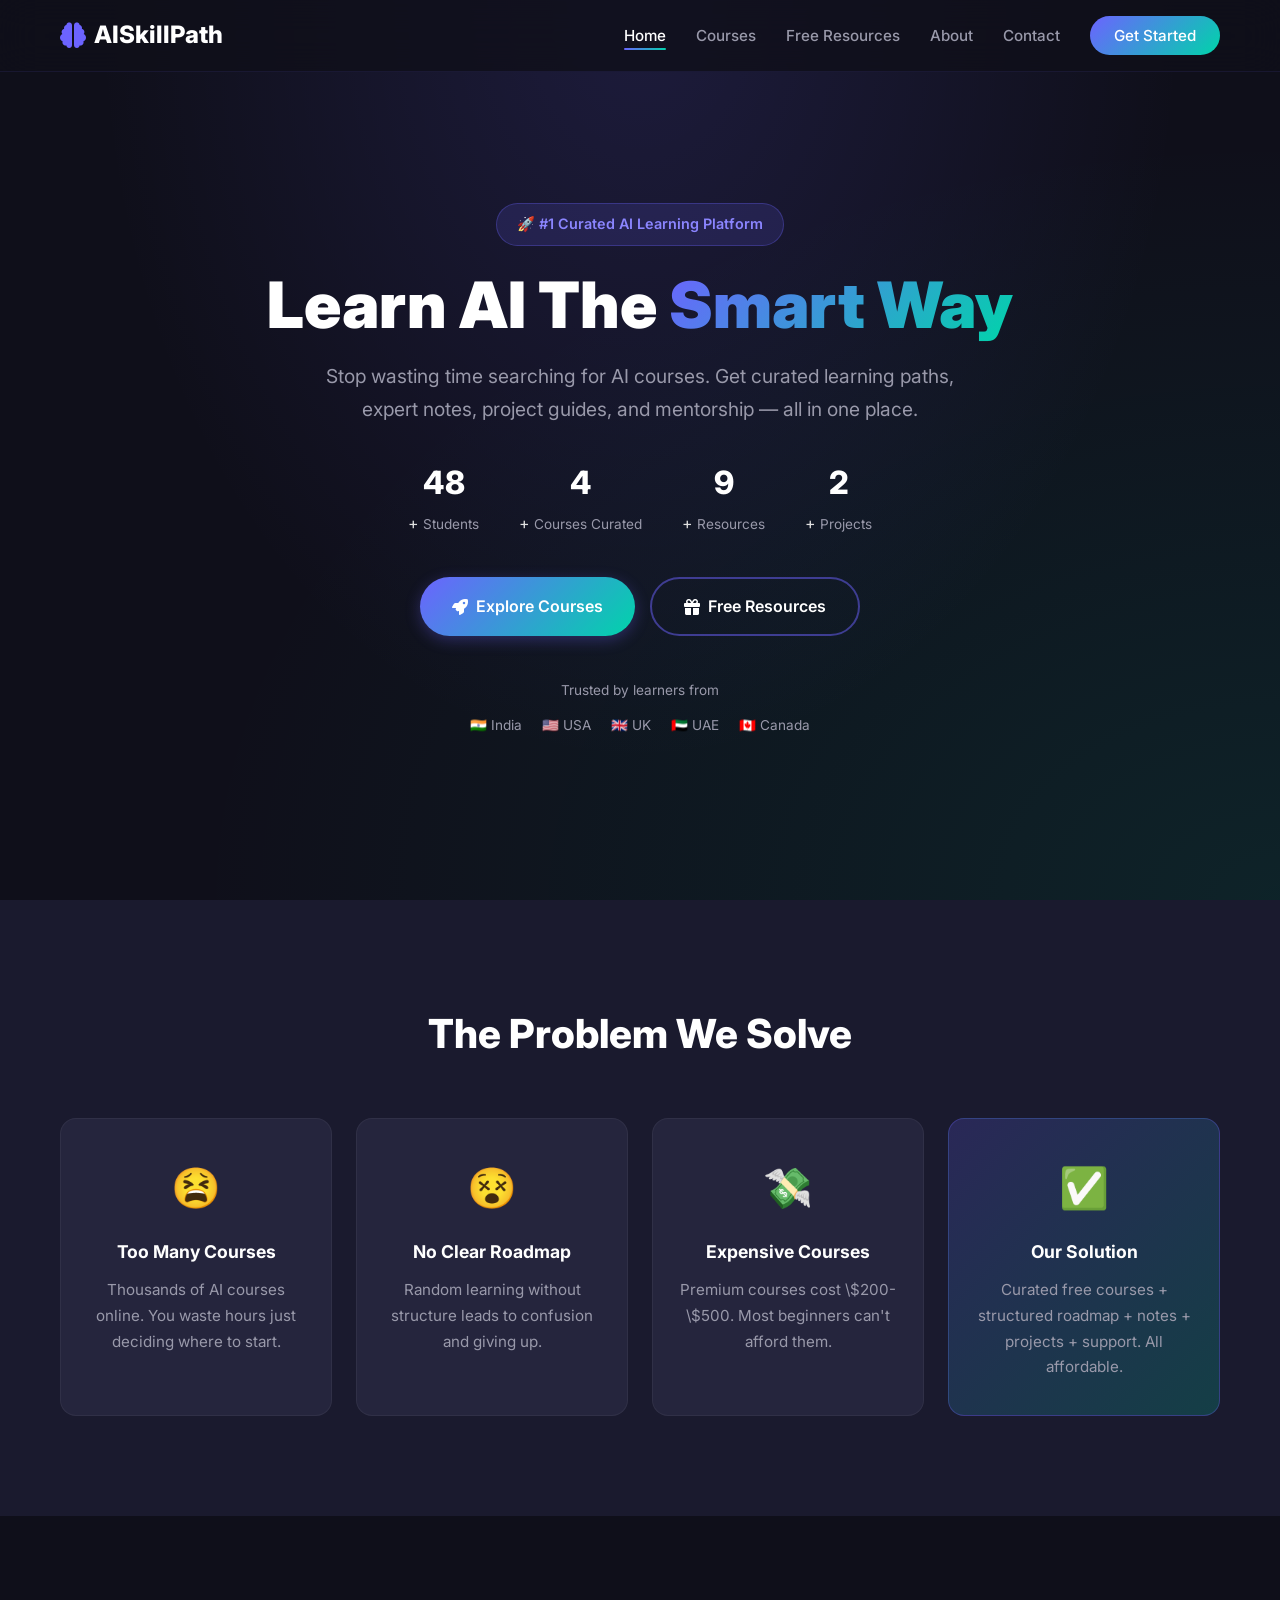
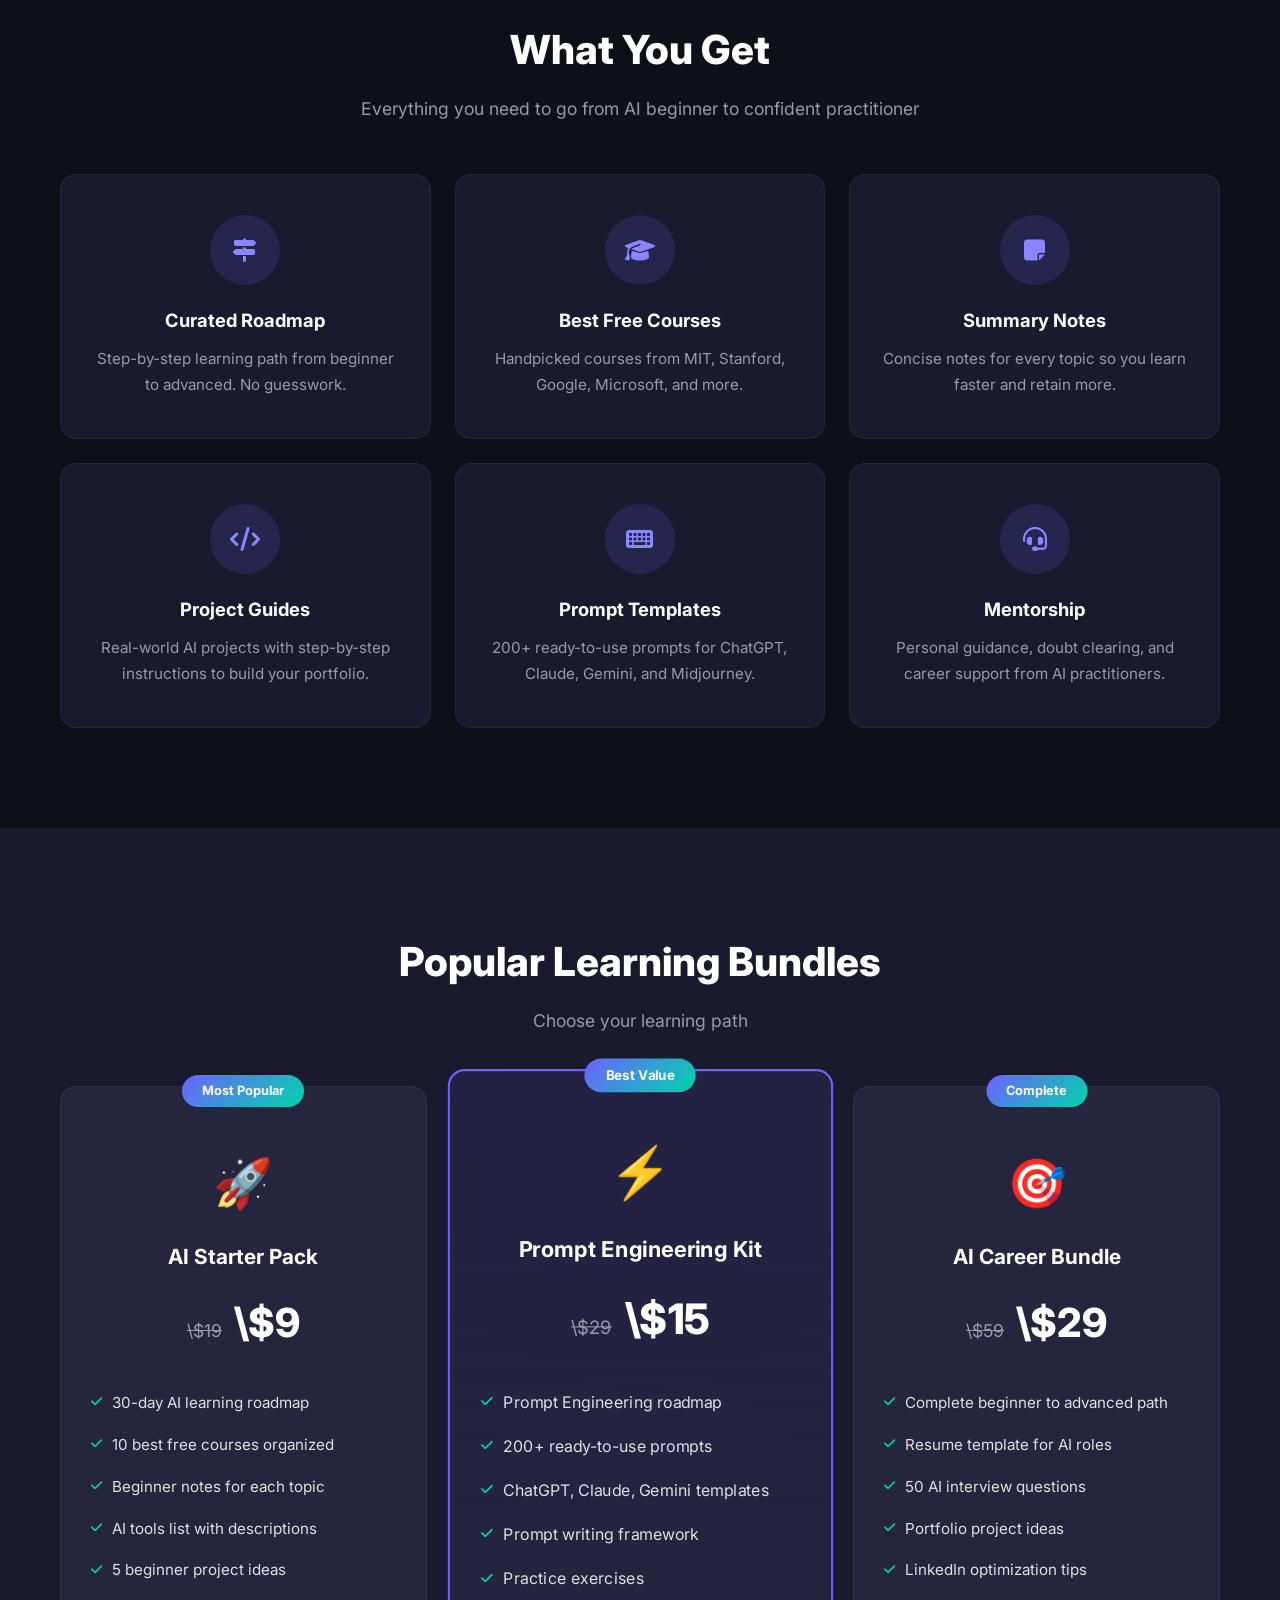
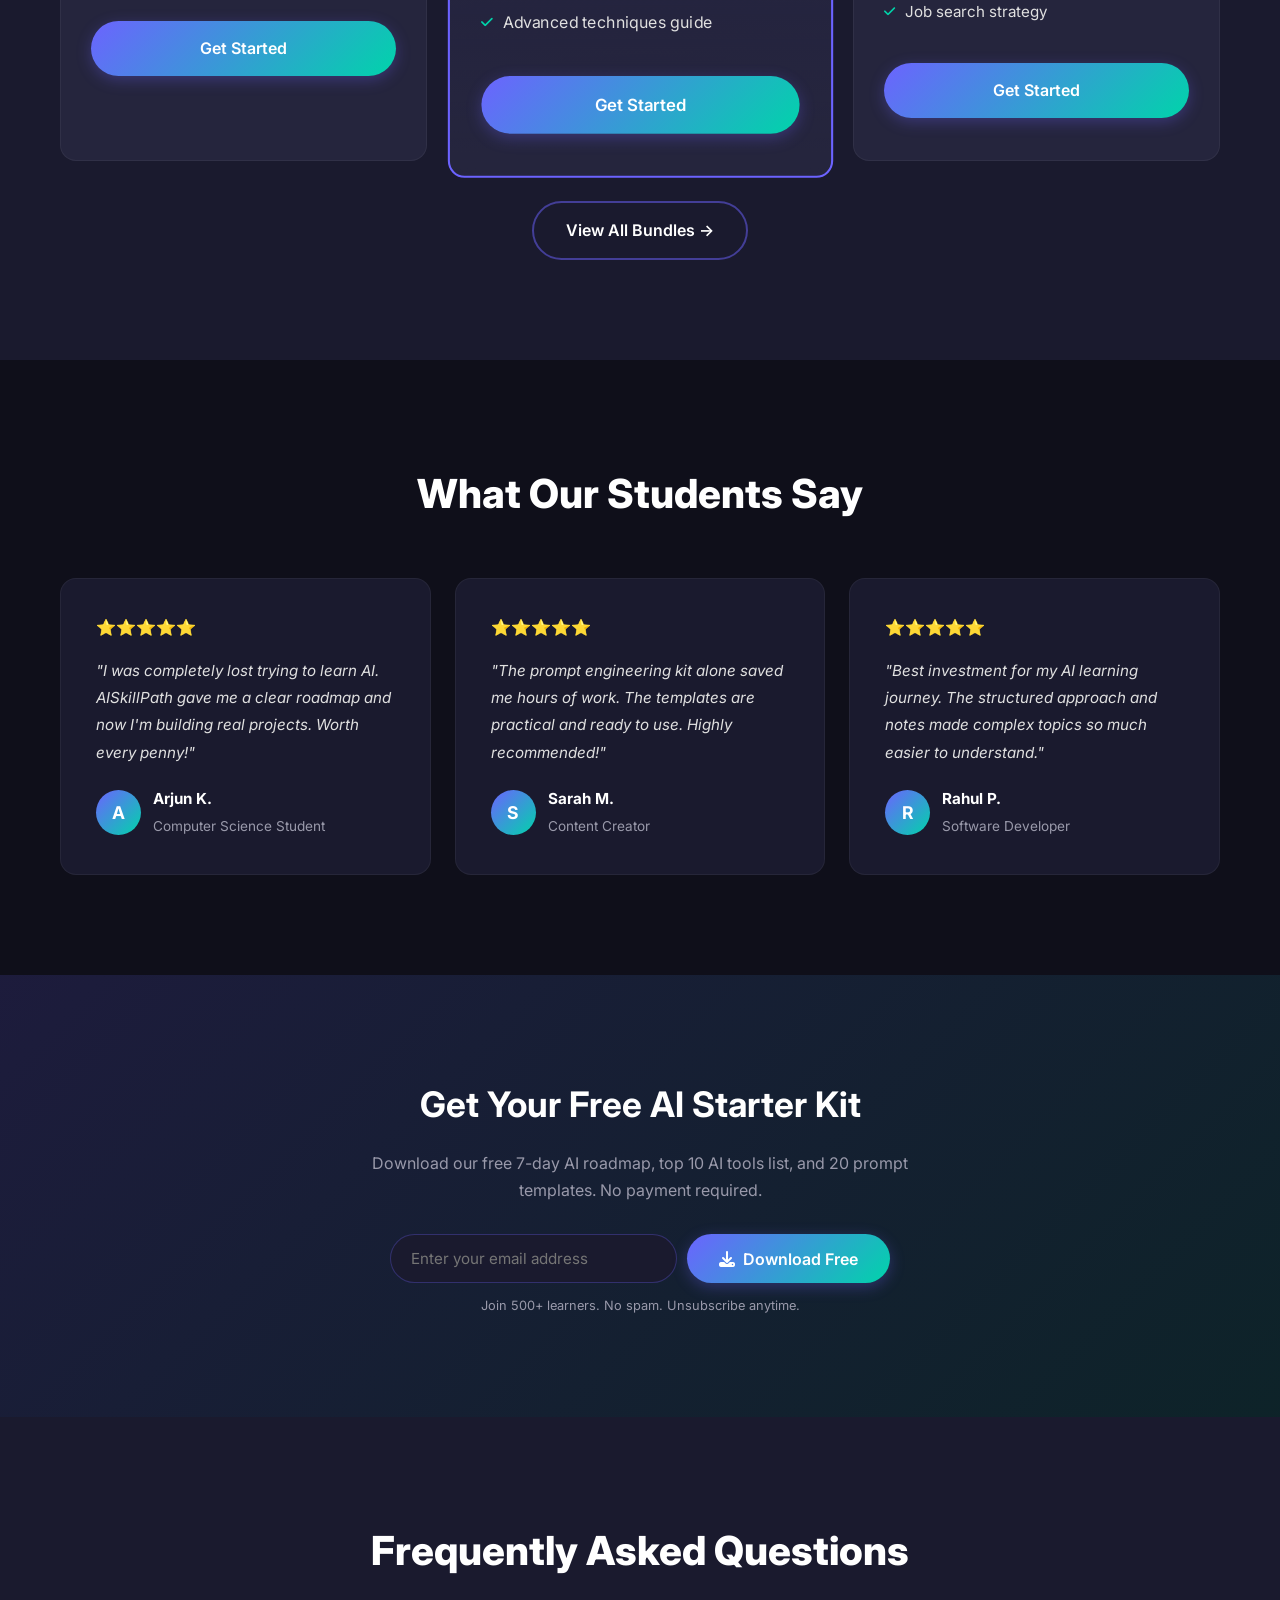
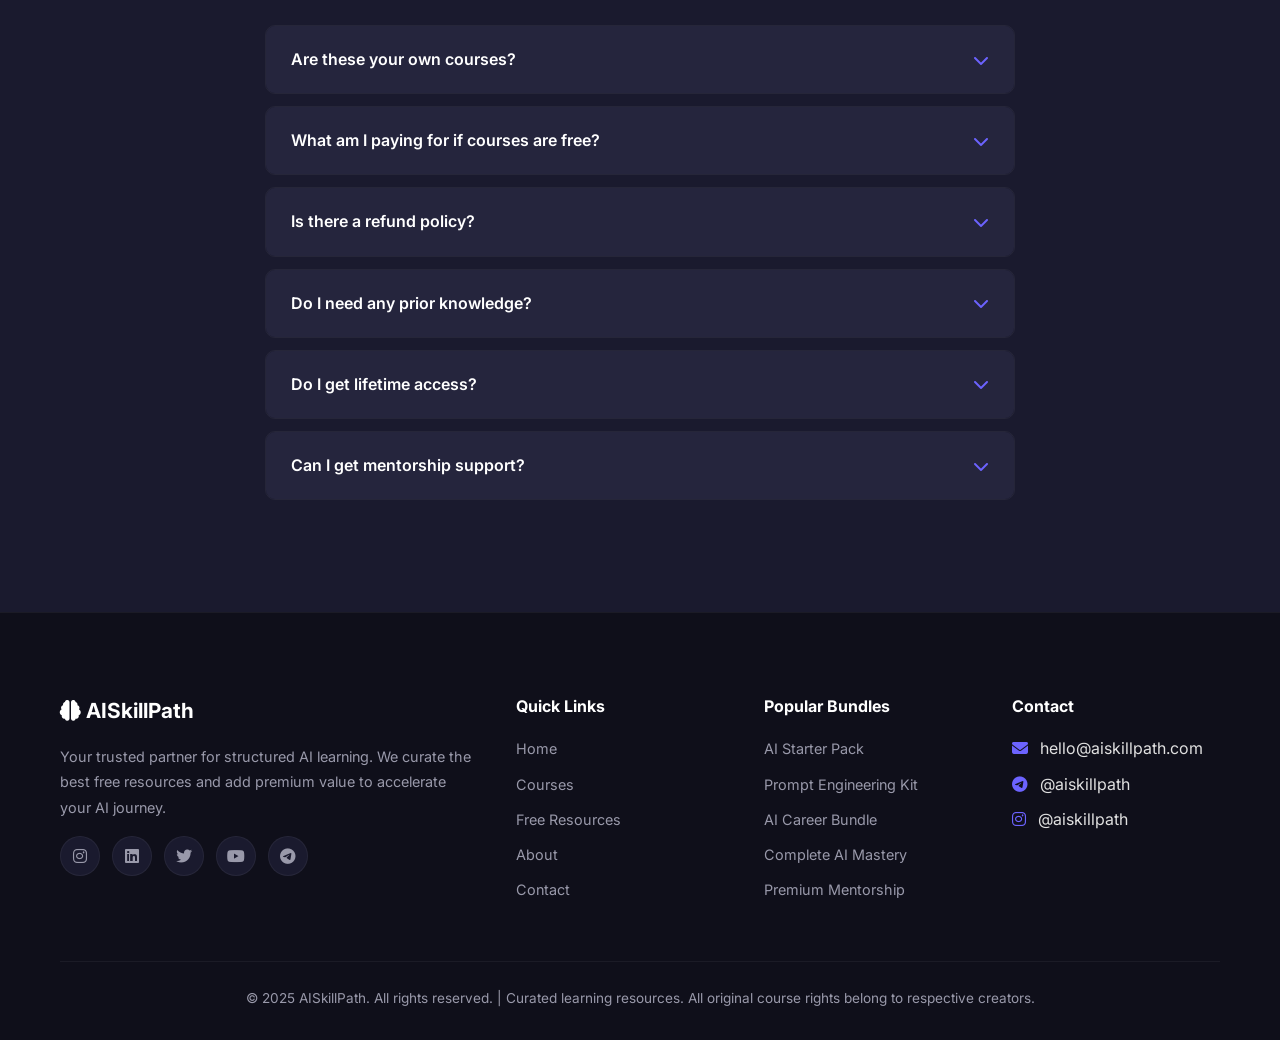
<file: index.html>
<!DOCTYPE html>
<html lang="en">
<head>
    <meta charset="UTF-8">
    <meta name="viewport" content="width=device-width, initial-scale=1.0">
    <meta name="description" content="Learn AI the smart way with curated courses, roadmaps, notes, and mentorship. Start your AI journey today.">
    <title>AISkillPath - Learn AI The Smart Way</title>
    <link rel="stylesheet" href="style.css">
    <link rel="preconnect" href="https://fonts.googleapis.com">
    <link href="https://fonts.googleapis.com/css2?family=Inter:wght@300;400;500;600;700;800;900&display=swap" rel="stylesheet">
    <link rel="stylesheet" href="https://cdnjs.cloudflare.com/ajax/libs/font-awesome/6.4.0/css/all.min.css">
</head>
<body>

    <!-- Navigation -->
    <nav class="navbar" id="navbar">
        <div class="nav-container">
            <a href="index.html" class="logo">
                <i class="fas fa-brain"></i> AISkillPath
            </a>
            <div class="nav-toggle" id="navToggle">
                <span></span>
                <span></span>
                <span></span>
            </div>
            <ul class="nav-links" id="navLinks">
                <li><a href="index.html" class="active">Home</a></li>
                <li><a href="courses.html">Courses</a></li>
                <li><a href="free-resources.html">Free Resources</a></li>
                <li><a href="about.html">About</a></li>
                <li><a href="contact.html">Contact</a></li>
                <li><a href="courses.html" class="nav-btn">Get Started</a></li>
            </ul>
        </div>
    </nav>

    <!-- Hero Section -->
    <section class="hero">
        <div class="hero-particles" id="particles"></div>
        <div class="hero-content">
            <div class="hero-badge">🚀 #1 Curated AI Learning Platform</div>
            <h1>Learn AI The <span class="gradient-text">Smart Way</span></h1>
            <p class="hero-subtitle">Stop wasting time searching for AI courses. Get curated learning paths, expert notes, project guides, and mentorship — all in one place.</p>
            <div class="hero-stats">
                <div class="stat">
                    <span class="stat-number" data-target="500">0</span>+
                    <span class="stat-label">Students</span>
                </div>
                <div class="stat">
                    <span class="stat-number" data-target="50">0</span>+
                    <span class="stat-label">Courses Curated</span>
                </div>
                <div class="stat">
                    <span class="stat-number" data-target="100">0</span>+
                    <span class="stat-label">Resources</span>
                </div>
                <div class="stat">
                    <span class="stat-number" data-target="30">0</span>+
                    <span class="stat-label">Projects</span>
                </div>
            </div>
            <div class="hero-buttons">
                <a href="courses.html" class="btn btn-primary">
                    <i class="fas fa-rocket"></i> Explore Courses
                </a>
                <a href="free-resources.html" class="btn btn-secondary">
                    <i class="fas fa-gift"></i> Free Resources
                </a>
            </div>
            <div class="hero-trust">
                <span>Trusted by learners from</span>
                <div class="trust-logos">
                    <span>🇮🇳 India</span>
                    <span>🇺🇸 USA</span>
                    <span>🇬🇧 UK</span>
                    <span>🇦🇪 UAE</span>
                    <span>🇨🇦 Canada</span>
                </div>
            </div>
        </div>
    </section>

    <!-- Problem Section -->
    <section class="problem-section">
        <div class="container">
            <h2 class="section-title">The Problem We Solve</h2>
            <div class="problem-grid">
                <div class="problem-card">
                    <div class="problem-icon">😫</div>
                    <h3>Too Many Courses</h3>
                    <p>Thousands of AI courses online. You waste hours just deciding where to start.</p>
                </div>
                <div class="problem-card">
                    <div class="problem-icon">😵</div>
                    <h3>No Clear Roadmap</h3>
                    <p>Random learning without structure leads to confusion and giving up.</p>
                </div>
                <div class="problem-card">
                    <div class="problem-icon">💸</div>
                    <h3>Expensive Courses</h3>
                    <p>Premium courses cost \$200-\$500. Most beginners can't afford them.</p>
                </div>
                <div class="problem-card solution">
                    <div class="problem-icon">✅</div>
                    <h3>Our Solution</h3>
                    <p>Curated free courses + structured roadmap + notes + projects + support. All affordable.</p>
                </div>
            </div>
        </div>
    </section>

    <!-- What You Get Section -->
    <section class="features-section">
        <div class="container">
            <h2 class="section-title">What You Get</h2>
            <p class="section-subtitle">Everything you need to go from AI beginner to confident practitioner</p>
            <div class="features-grid">
                <div class="feature-card">
                    <div class="feature-icon"><i class="fas fa-map-signs"></i></div>
                    <h3>Curated Roadmap</h3>
                    <p>Step-by-step learning path from beginner to advanced. No guesswork.</p>
                </div>
                <div class="feature-card">
                    <div class="feature-icon"><i class="fas fa-graduation-cap"></i></div>
                    <h3>Best Free Courses</h3>
                    <p>Handpicked courses from MIT, Stanford, Google, Microsoft, and more.</p>
                </div>
                <div class="feature-card">
                    <div class="feature-icon"><i class="fas fa-sticky-note"></i></div>
                    <h3>Summary Notes</h3>
                    <p>Concise notes for every topic so you learn faster and retain more.</p>
                </div>
                <div class="feature-card">
                    <div class="feature-icon"><i class="fas fa-code"></i></div>
                    <h3>Project Guides</h3>
                    <p>Real-world AI projects with step-by-step instructions to build your portfolio.</p>
                </div>
                <div class="feature-card">
                    <div class="feature-icon"><i class="fas fa-keyboard"></i></div>
                    <h3>Prompt Templates</h3>
                    <p>200+ ready-to-use prompts for ChatGPT, Claude, Gemini, and Midjourney.</p>
                </div>
                <div class="feature-card">
                    <div class="feature-icon"><i class="fas fa-headset"></i></div>
                    <h3>Mentorship</h3>
                    <p>Personal guidance, doubt clearing, and career support from AI practitioners.</p>
                </div>
            </div>
        </div>
    </section>

    <!-- Course Bundles Preview -->
    <section class="bundles-section">
        <div class="container">
            <h2 class="section-title">Popular Learning Bundles</h2>
            <p class="section-subtitle">Choose your learning path</p>
            <div class="bundles-grid">

                <div class="bundle-card">
                    <div class="bundle-badge">Most Popular</div>
                    <div class="bundle-icon">🚀</div>
                    <h3>AI Starter Pack</h3>
                    <div class="bundle-price">
                        <span class="original-price">\$19</span>
                        <span class="current-price">\$9</span>
                    </div>
                    <ul class="bundle-features">
                        <li><i class="fas fa-check"></i> 30-day AI learning roadmap</li>
                        <li><i class="fas fa-check"></i> 10 best free courses organized</li>
                        <li><i class="fas fa-check"></i> Beginner notes for each topic</li>
                        <li><i class="fas fa-check"></i> AI tools list with descriptions</li>
                        <li><i class="fas fa-check"></i> 5 beginner project ideas</li>
                    </ul>
                    <a href="#" class="btn btn-primary btn-full">Get Started</a>
                </div>

                <div class="bundle-card featured">
                    <div class="bundle-badge">Best Value</div>
                    <div class="bundle-icon">⚡</div>
                    <h3>Prompt Engineering Kit</h3>
                    <div class="bundle-price">
                        <span class="original-price">\$29</span>
                        <span class="current-price">\$15</span>
                    </div>
                    <ul class="bundle-features">
                        <li><i class="fas fa-check"></i> Prompt Engineering roadmap</li>
                        <li><i class="fas fa-check"></i> 200+ ready-to-use prompts</li>
                        <li><i class="fas fa-check"></i> ChatGPT, Claude, Gemini templates</li>
                        <li><i class="fas fa-check"></i> Prompt writing framework</li>
                        <li><i class="fas fa-check"></i> Practice exercises</li>
                        <li><i class="fas fa-check"></i> Advanced techniques guide</li>
                    </ul>
                    <a href="#" class="btn btn-primary btn-full">Get Started</a>
                </div>

                <div class="bundle-card">
                    <div class="bundle-badge">Complete</div>
                    <div class="bundle-icon">🎯</div>
                    <h3>AI Career Bundle</h3>
                    <div class="bundle-price">
                        <span class="original-price">\$59</span>
                        <span class="current-price">\$29</span>
                    </div>
                    <ul class="bundle-features">
                        <li><i class="fas fa-check"></i> Complete beginner to advanced path</li>
                        <li><i class="fas fa-check"></i> Resume template for AI roles</li>
                        <li><i class="fas fa-check"></i> 50 AI interview questions</li>
                        <li><i class="fas fa-check"></i> Portfolio project ideas</li>
                        <li><i class="fas fa-check"></i> LinkedIn optimization tips</li>
                        <li><i class="fas fa-check"></i> Job search strategy</li>
                    </ul>
                    <a href="#" class="btn btn-primary btn-full">Get Started</a>
                </div>

            </div>
            <div class="bundles-cta">
                <a href="courses.html" class="btn btn-secondary">View All Bundles →</a>
            </div>
        </div>
    </section>

    <!-- Testimonials -->
    <section class="testimonials-section">
        <div class="container">
            <h2 class="section-title">What Our Students Say</h2>
            <div class="testimonials-grid">
                <div class="testimonial-card">
                    <div class="stars">⭐⭐⭐⭐⭐</div>
                    <p>"I was completely lost trying to learn AI. AISkillPath gave me a clear roadmap and now I'm building real projects. Worth every penny!"</p>
                    <div class="testimonial-author">
                        <div class="author-avatar">A</div>
                        <div>
                            <strong>Arjun K.</strong>
                            <span>Computer Science Student</span>
                        </div>
                    </div>
                </div>
                <div class="testimonial-card">
                    <div class="stars">⭐⭐⭐⭐⭐</div>
                    <p>"The prompt engineering kit alone saved me hours of work. The templates are practical and ready to use. Highly recommended!"</p>
                    <div class="testimonial-author">
                        <div class="author-avatar">S</div>
                        <div>
                            <strong>Sarah M.</strong>
                            <span>Content Creator</span>
                        </div>
                    </div>
                </div>
                <div class="testimonial-card">
                    <div class="stars">⭐⭐⭐⭐⭐</div>
                    <p>"Best investment for my AI learning journey. The structured approach and notes made complex topics so much easier to understand."</p>
                    <div class="testimonial-author">
                        <div class="author-avatar">R</div>
                        <div>
                            <strong>Rahul P.</strong>
                            <span>Software Developer</span>
                        </div>
                    </div>
                </div>
            </div>
        </div>
    </section>

    <!-- Free Resource CTA -->
    <section class="free-cta-section">
        <div class="container">
            <div class="free-cta-content">
                <h2>Get Your Free AI Starter Kit</h2>
                <p>Download our free 7-day AI roadmap, top 10 AI tools list, and 20 prompt templates. No payment required.</p>
                <form class="email-form" id="emailForm">
                    <input type="email" placeholder="Enter your email address" required>
                    <button type="submit" class="btn btn-primary">
                        <i class="fas fa-download"></i> Download Free
                    </button>
                </form>
                <span class="form-note">Join 500+ learners. No spam. Unsubscribe anytime.</span>
            </div>
        </div>
    </section>

    <!-- FAQ Section -->
    <section class="faq-section">
        <div class="container">
            <h2 class="section-title">Frequently Asked Questions</h2>
            <div class="faq-grid">
                <div class="faq-item">
                    <div class="faq-question" onclick="toggleFaq(this)">
                        <span>Are these your own courses?</span>
                        <i class="fas fa-chevron-down"></i>
                    </div>
                    <div class="faq-answer">
                        <p>We curate the best free courses from top universities and platforms like MIT, Stanford, Google, and Coursera. We add our own structured roadmap, summary notes, project guides, prompt templates, and mentorship support. You get the best free content organized with premium added value.</p>
                    </div>
                </div>
                <div class="faq-item">
                    <div class="faq-question" onclick="toggleFaq(this)">
                        <span>What am I paying for if courses are free?</span>
                        <i class="fas fa-chevron-down"></i>
                    </div>
                    <div class="faq-answer">
                        <p>You pay for the curation, organization, roadmap, summary notes, cheat sheets, project guides, prompt templates, career resources, and mentorship support. We save you 100+ hours of searching and give you a clear structured learning path.</p>
                    </div>
                </div>
                <div class="faq-item">
                    <div class="faq-question" onclick="toggleFaq(this)">
                        <span>Is there a refund policy?</span>
                        <i class="fas fa-chevron-down"></i>
                    </div>
                    <div class="faq-answer">
                        <p>Yes! If you are not satisfied within 7 days of purchase, contact us for a full refund. No questions asked.</p>
                    </div>
                </div>
                <div class="faq-item">
                    <div class="faq-question" onclick="toggleFaq(this)">
                        <span>Do I need any prior knowledge?</span>
                        <i class="fas fa-chevron-down"></i>
                    </div>
                    <div class="faq-answer">
                        <p>No! Our AI Starter Pack is designed for complete beginners. We start from the basics and guide you step by step.</p>
                    </div>
                </div>
                <div class="faq-item">
                    <div class="faq-question" onclick="toggleFaq(this)">
                        <span>Do I get lifetime access?</span>
                        <i class="fas fa-chevron-down"></i>
                    </div>
                    <div class="faq-answer">
                        <p>Yes! Once you purchase a bundle, you get lifetime access to all materials and future updates for that bundle.</p>
                    </div>
                </div>
                <div class="faq-item">
                    <div class="faq-question" onclick="toggleFaq(this)">
                        <span>Can I get mentorship support?</span>
                        <i class="fas fa-chevron-down"></i>
                    </div>
                    <div class="faq-answer">
                        <p>Yes! Our Premium bundle includes personal mentorship via Zoom, WhatsApp/Telegram support, personalized roadmap, and career guidance.</p>
                    </div>
                </div>
            </div>
        </div>
    </section>

    <!-- Footer -->
    <footer class="footer">
        <div class="container">
            <div class="footer-grid">
                <div class="footer-col">
                    <h3><i class="fas fa-brain"></i> AISkillPath</h3>
                    <p>Your trusted partner for structured AI learning. We curate the best free resources and add premium value to accelerate your AI journey.</p>
                    <div class="social-links">
                        <a href="#"><i class="fab fa-instagram"></i></a>
                        <a href="#"><i class="fab fa-linkedin"></i></a>
                        <a href="#"><i class="fab fa-twitter"></i></a>
                        <a href="#"><i class="fab fa-youtube"></i></a>
                        <a href="#"><i class="fab fa-telegram"></i></a>
                    </div>
                </div>
                <div class="footer-col">
                    <h4>Quick Links</h4>
                    <ul>
                        <li><a href="index.html">Home</a></li>
                        <li><a href="courses.html">Courses</a></li>
                        <li><a href="free-resources.html">Free Resources</a></li>
                        <li><a href="about.html">About</a></li>
                        <li><a href="contact.html">Contact</a></li>
                    </ul>
                </div>
                <div class="footer-col">
                    <h4>Popular Bundles</h4>
                    <ul>
                        <li><a href="#">AI Starter Pack</a></li>
                        <li><a href="#">Prompt Engineering Kit</a></li>
                        <li><a href="#">AI Career Bundle</a></li>
                        <li><a href="#">Complete AI Mastery</a></li>
                        <li><a href="#">Premium Mentorship</a></li>
                    </ul>
                </div>
                <div class="footer-col">
                    <h4>Contact</h4>
                    <ul>
                        <li><i class="fas fa-envelope"></i> hello@aiskillpath.com</li>
                        <li><i class="fab fa-telegram"></i> @aiskillpath</li>
                        <li><i class="fab fa-instagram"></i> @aiskillpath</li>
                    </ul>
                </div>
            </div>
            <div class="footer-bottom">
                <p>&copy; 2025 AISkillPath. All rights reserved. | Curated learning resources. All original course rights belong to respective creators.</p>
            </div>
        </div>
    </footer>

    <script src="script.js"></script>
    <script>
(function(){if(!window.chatbase||window.chatbase("getState")!=="initialized"){window.chatbase=(...arguments)=>{if(!window.chatbase.q){window.chatbase.q=[]}window.chatbase.q.push(arguments)};window.chatbase=new Proxy(window.chatbase,{get(target,prop){if(prop==="q"){return target.q}return(...args)=>target(prop,...args)}})}const onLoad=function(){const script=document.createElement("script");script.src="https://www.chatbase.co/embed.min.js";script.id="B5UR1pbV32lEzailI9K1o";script.domain="www.chatbase.co";document.body.appendChild(script)};if(document.readyState==="complete"){onLoad()}else{window.addEventListener("load",onLoad)}})();
</script>
</body>
</html>
</file>
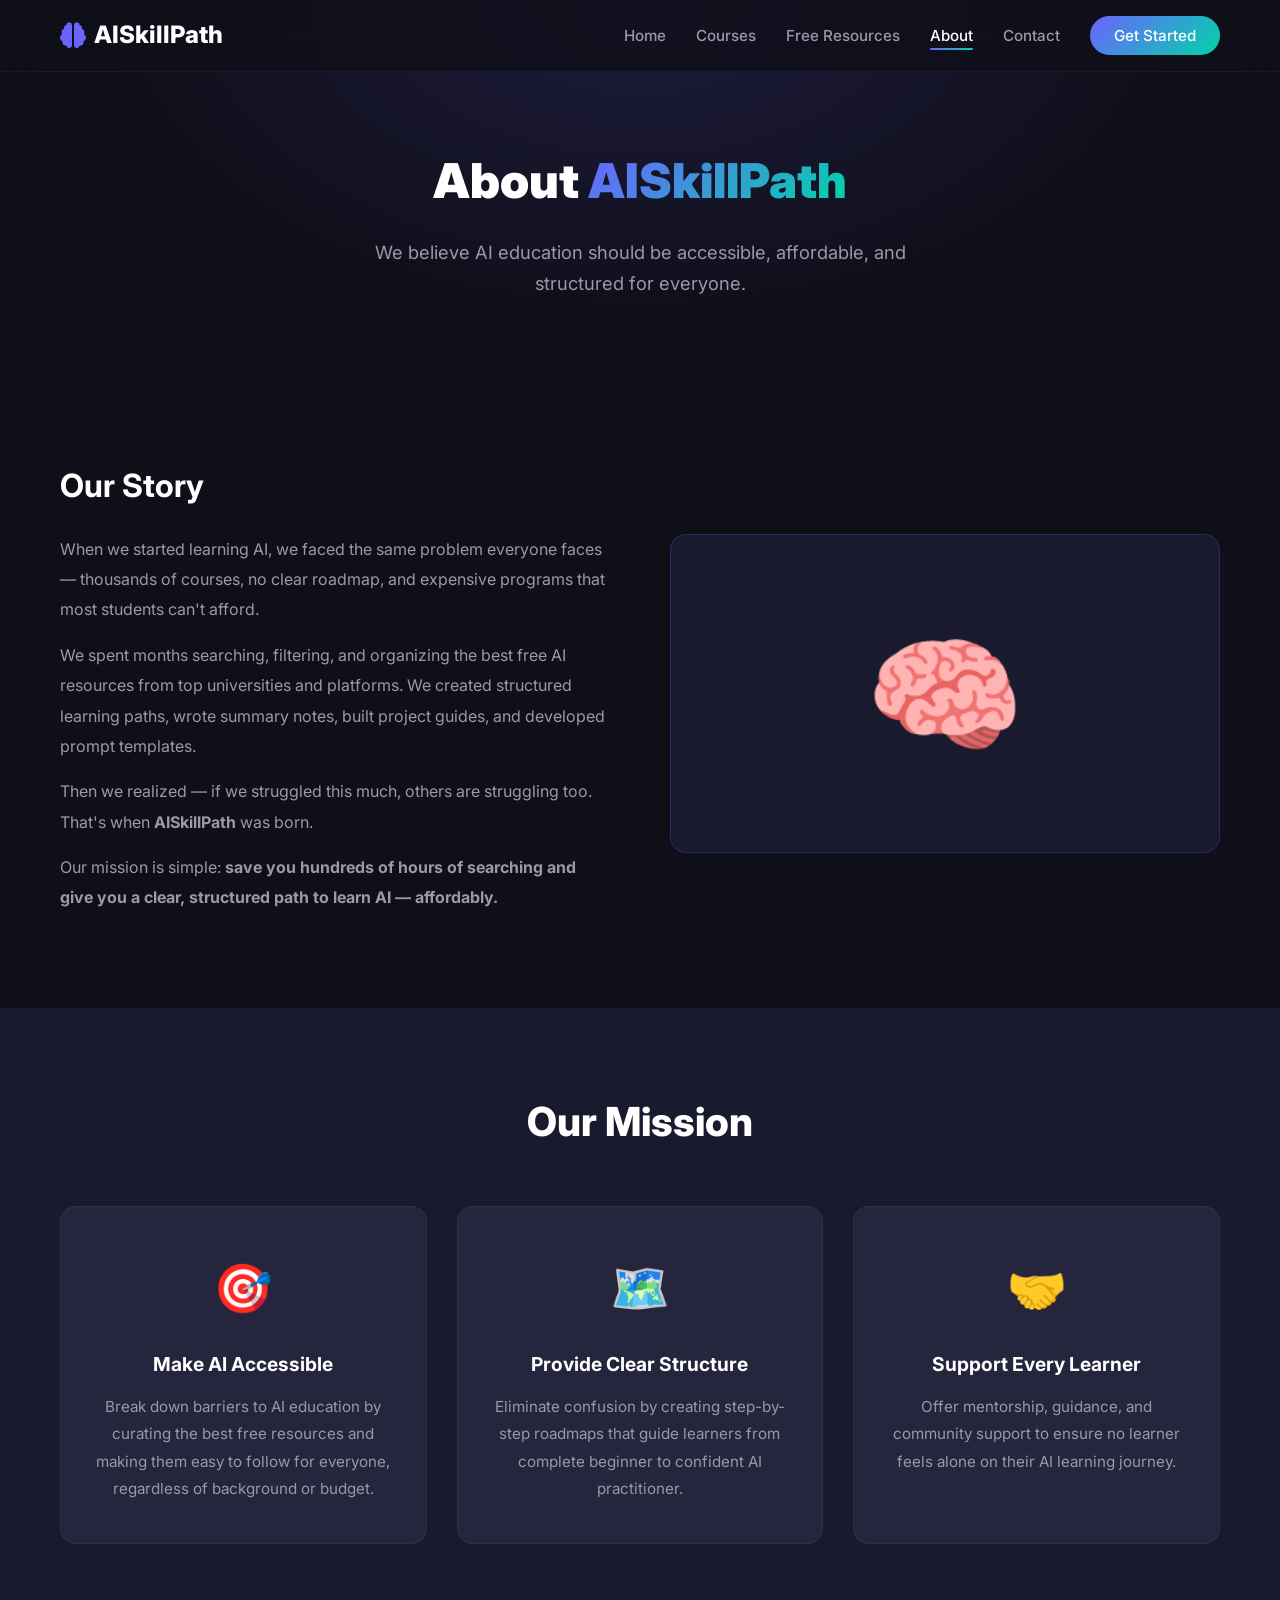
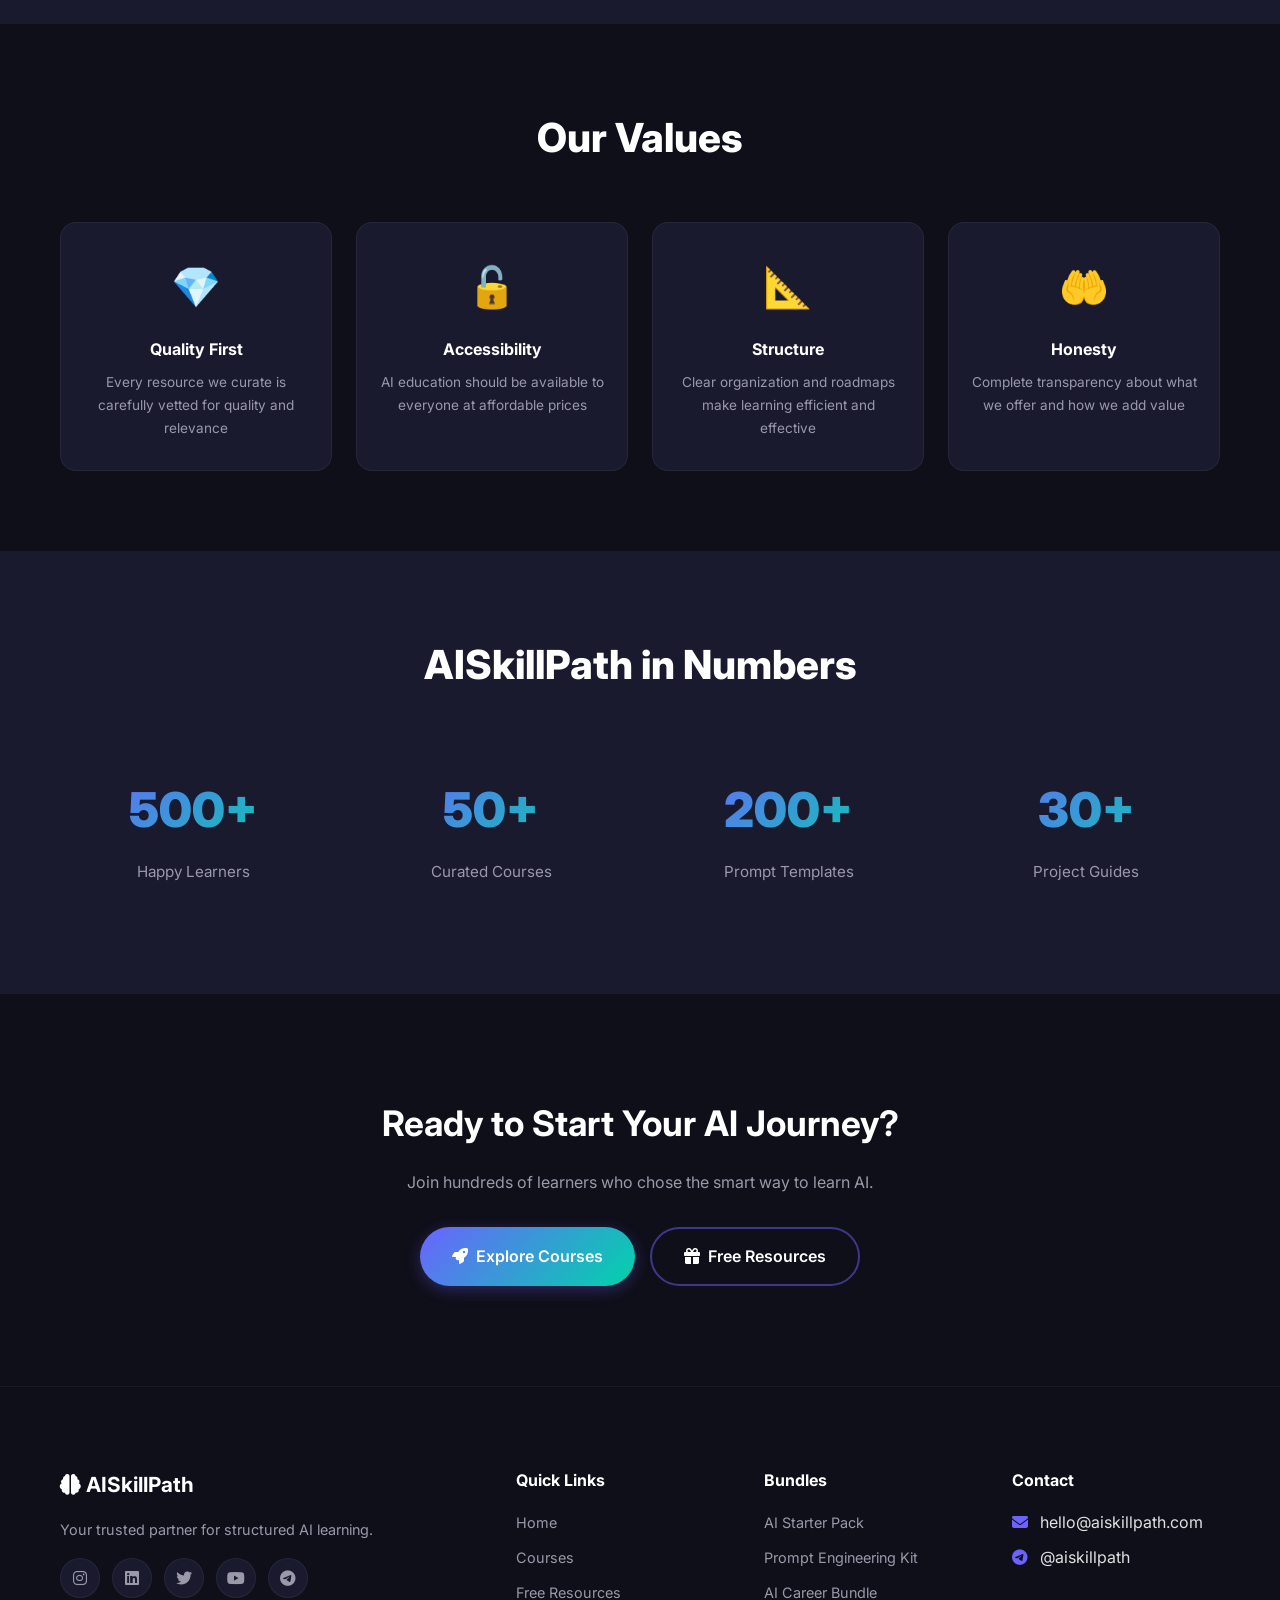
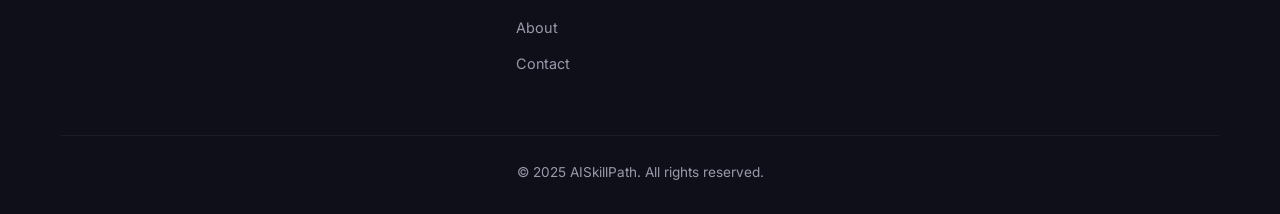
<file: about.html>
<!DOCTYPE html>
<html lang="en">
<head>
    <meta charset="UTF-8">
    <meta name="viewport" content="width=device-width, initial-scale=1.0">
    <meta name="description" content="Learn about AISkillPath - our mission, story, and commitment to making AI education accessible and affordable.">
    <title>About Us - AISkillPath</title>
    <link rel="stylesheet" href="style.css">
    <link rel="preconnect" href="https://fonts.googleapis.com">
    <link href="https://fonts.googleapis.com/css2?family=Inter:wght@300;400;500;600;700;800;900&display=swap" rel="stylesheet">
    <link rel="stylesheet" href="https://cdnjs.cloudflare.com/ajax/libs/font-awesome/6.4.0/css/all.min.css">
    <style>
        .about-hero {
            padding: 140px 20px 80px;
            text-align: center;
            background: radial-gradient(ellipse at top, rgba(108, 99, 255, 0.15), transparent 60%);
        }

        .about-hero h1 {
            font-size: 3rem;
            font-weight: 900;
            color: var(--white);
            margin-bottom: 15px;
        }

        .about-hero p {
            color: var(--text-muted);
            font-size: 1.15rem;
            max-width: 600px;
            margin: 0 auto;
        }

        .story-section {
            padding: 80px 0;
        }

        .story-grid {
            display: grid;
            grid-template-columns: 1fr 1fr;
            gap: 60px;
            align-items: center;
        }

        .story-content h2 {
            color: var(--white);
            font-size: 2rem;
            margin-bottom: 20px;
        }

        .story-content p {
            color: var(--text-muted);
            line-height: 1.9;
            margin-bottom: 15px;
            font-size: 1rem;
        }

        .story-image {
            background: var(--dark-2);
            border-radius: var(--radius);
            padding: 50px;
            text-align: center;
            border: 1px solid rgba(108, 99, 255, 0.2);
        }

        .story-image .big-emoji {
            font-size: 8rem;
        }

        .mission-section {
            padding: 80px 0;
            background: var(--dark-2);
        }

        .mission-grid {
            display: grid;
            grid-template-columns: repeat(3, 1fr);
            gap: 30px;
            margin-top: 50px;
        }

        .mission-card {
            background: var(--dark-3);
            padding: 40px 30px;
            border-radius: var(--radius);
            text-align: center;
            border: 1px solid rgba(255, 255, 255, 0.05);
            transition: transform 0.3s ease;
        }

        .mission-card:hover {
            transform: translateY(-5px);
        }

        .mission-card .card-icon {
            font-size: 3rem;
            margin-bottom: 20px;
        }

        .mission-card h3 {
            color: var(--white);
            margin-bottom: 12px;
            font-size: 1.2rem;
        }

        .mission-card p {
            color: var(--text-muted);
            font-size: 0.95rem;
            line-height: 1.8;
        }

        .values-section {
            padding: 80px 0;
        }

        .values-grid {
            display: grid;
            grid-template-columns: repeat(4, 1fr);
            gap: 24px;
            margin-top: 50px;
        }

        .value-card {
            background: var(--dark-2);
            padding: 30px 20px;
            border-radius: var(--radius);
            text-align: center;
            border: 1px solid rgba(255, 255, 255, 0.05);
        }

        .value-card .value-icon {
            font-size: 2.5rem;
            margin-bottom: 15px;
        }

        .value-card h3 {
            color: var(--white);
            font-size: 1rem;
            margin-bottom: 8px;
        }

        .value-card p {
            color: var(--text-muted);
            font-size: 0.85rem;
        }

        .numbers-section {
            padding: 80px 0;
            background: var(--dark-2);
        }

        .numbers-grid {
            display: grid;
            grid-template-columns: repeat(4, 1fr);
            gap: 30px;
            margin-top: 40px;
        }

        .number-card {
            text-align: center;
            padding: 30px;
        }

        .number-card .number {
            font-size: 3rem;
            font-weight: 900;
            background: var(--gradient);
            -webkit-background-clip: text;
            -webkit-text-fill-color: transparent;
        }

        .number-card .number-label {
            color: var(--text-muted);
            font-size: 0.95rem;
            margin-top: 8px;
        }

        .cta-section {
            padding: 100px 0;
            text-align: center;
        }

        .cta-section h2 {
            color: var(--white);
            font-size: 2.2rem;
            margin-bottom: 15px;
        }

        .cta-section p {
            color: var(--text-muted);
            max-width: 500px;
            margin: 0 auto 30px;
        }

        @media (max-width: 768px) {
            .about-hero h1 {
                font-size: 2.2rem;
            }
            .story-grid {
                grid-template-columns: 1fr;
            }
            .mission-grid {
                grid-template-columns: 1fr;
            }
            .values-grid {
                grid-template-columns: repeat(2, 1fr);
            }
            .numbers-grid {
                grid-template-columns: repeat(2, 1fr);
            }
        }
    </style>
</head>
<body>

    <!-- Navigation -->
    <nav class="navbar" id="navbar">
        <div class="nav-container">
            <a href="index.html" class="logo">
                <i class="fas fa-brain"></i> AISkillPath
            </a>
            <div class="nav-toggle" id="navToggle">
                <span></span>
                <span></span>
                <span></span>
            </div>
            <ul class="nav-links" id="navLinks">
                <li><a href="index.html">Home</a></li>
                <li><a href="courses.html">Courses</a></li>
                <li><a href="free-resources.html">Free Resources</a></li>
                <li><a href="about.html" class="active">About</a></li>
                <li><a href="contact.html">Contact</a></li>
                <li><a href="courses.html" class="nav-btn">Get Started</a></li>
            </ul>
        </div>
    </nav>

    <!-- Hero -->
    <section class="about-hero">
        <div class="container">
            <h1>About <span class="gradient-text">AISkillPath</span></h1>
            <p>We believe AI education should be accessible, affordable, and structured for everyone.</p>
        </div>
    </section>

    <!-- Our Story -->
    <section class="story-section">
        <div class="container">
            <div class="story-grid">
                <div class="story-content">
                    <h2>Our Story</h2>
                    <p>When we started learning AI, we faced the same problem everyone faces — thousands of courses, no clear roadmap, and expensive programs that most students can't afford.</p>
                    <p>We spent months searching, filtering, and organizing the best free AI resources from top universities and platforms. We created structured learning paths, wrote summary notes, built project guides, and developed prompt templates.</p>
                    <p>Then we realized — if we struggled this much, others are struggling too. That's when <strong>AISkillPath</strong> was born.</p>
                    <p>Our mission is simple: <strong>save you hundreds of hours of searching and give you a clear, structured path to learn AI — affordably.</strong></p>
                </div>
                <div class="story-image">
                    <div class="big-emoji">🧠</div>
                </div>
            </div>
        </div>
    </section>

    <!-- Mission -->
    <section class="mission-section">
        <div class="container">
            <h2 class="section-title">Our Mission</h2>
            <div class="mission-grid">
                <div class="mission-card">
                    <div class="card-icon">🎯</div>
                    <h3>Make AI Accessible</h3>
                    <p>Break down barriers to AI education by curating the best free resources and making them easy to follow for everyone, regardless of background or budget.</p>
                </div>
                <div class="mission-card">
                    <div class="card-icon">🗺️</div>
                    <h3>Provide Clear Structure</h3>
                    <p>Eliminate confusion by creating step-by-step roadmaps that guide learners from complete beginner to confident AI practitioner.</p>
                </div>
                <div class="mission-card">
                    <div class="card-icon">🤝</div>
                    <h3>Support Every Learner</h3>
                    <p>Offer mentorship, guidance, and community support to ensure no learner feels alone on their AI learning journey.</p>
                </div>
            </div>
        </div>
    </section>

    <!-- Values -->
    <section class="values-section">
        <div class="container">
            <h2 class="section-title">Our Values</h2>
            <div class="values-grid">
                <div class="value-card">
                    <div class="value-icon">💎</div>
                    <h3>Quality First</h3>
                    <p>Every resource we curate is carefully vetted for quality and relevance</p>
                </div>
                <div class="value-card">
                    <div class="value-icon">🔓</div>
                    <h3>Accessibility</h3>
                    <p>AI education should be available to everyone at affordable prices</p>
                </div>
                <div class="value-card">
                    <div class="value-icon">📐</div>
                    <h3>Structure</h3>
                    <p>Clear organization and roadmaps make learning efficient and effective</p>
                </div>
                <div class="value-card">
                    <div class="value-icon">🤲</div>
                    <h3>Honesty</h3>
                    <p>Complete transparency about what we offer and how we add value</p>
                </div>
            </div>
        </div>
    </section>

    <!-- Numbers -->
    <section class="numbers-section">
        <div class="container">
            <h2 class="section-title">AISkillPath in Numbers</h2>
            <div class="numbers-grid">
                <div class="number-card">
                    <div class="number">500+</div>
                    <div class="number-label">Happy Learners</div>
                </div>
                <div class="number-card">
                    <div class="number">50+</div>
                    <div class="number-label">Curated Courses</div>
                </div>
                <div class="number-card">
                    <div class="number">200+</div>
                    <div class="number-label">Prompt Templates</div>
                </div>
                <div class="number-card">
                    <div class="number">30+</div>
                    <div class="number-label">Project Guides</div>
                </div>
            </div>
        </div>
    </section>

    <!-- CTA -->
    <section class="cta-section">
        <div class="container">
            <h2>Ready to Start Your AI Journey?</h2>
            <p>Join hundreds of learners who chose the smart way to learn AI.</p>
            <div style="display: flex; gap: 15px; justify-content: center; flex-wrap: wrap;">
                <a href="courses.html" class="btn btn-primary">
                    <i class="fas fa-rocket"></i> Explore Courses
                </a>
                <a href="free-resources.html" class="btn btn-secondary">
                    <i class="fas fa-gift"></i> Free Resources
                </a>
            </div>
        </div>
    </section>

    <!-- Footer -->
    <footer class="footer">
        <div class="container">
            <div class="footer-grid">
                <div class="footer-col">
                    <h3><i class="fas fa-brain"></i> AISkillPath</h3>
                    <p>Your trusted partner for structured AI learning.</p>
                    <div class="social-links">
                        <a href="#"><i class="fab fa-instagram"></i></a>
                        <a href="#"><i class="fab fa-linkedin"></i></a>
                        <a href="#"><i class="fab fa-twitter"></i></a>
                        <a href="#"><i class="fab fa-youtube"></i></a>
                        <a href="#"><i class="fab fa-telegram"></i></a>
                    </div>
                </div>
                <div class="footer-col">
                    <h4>Quick Links</h4>
                    <ul>
                        <li><a href="index.html">Home</a></li>
                        <li><a href="courses.html">Courses</a></li>
                        <li><a href="free-resources.html">Free Resources</a></li>
                        <li><a href="about.html">About</a></li>
                        <li><a href="contact.html">Contact</a></li>
                    </ul>
                </div>
                <div class="footer-col">
                    <h4>Bundles</h4>
                    <ul>
                        <li><a href="#">AI Starter Pack</a></li>
                        <li><a href="#">Prompt Engineering Kit</a></li>
                        <li><a href="#">AI Career Bundle</a></li>
                    </ul>
                </div>
                <div class="footer-col">
                    <h4>Contact</h4>
                    <ul>
                        <li><i class="fas fa-envelope"></i> hello@aiskillpath.com</li>
                        <li><i class="fab fa-telegram"></i> @aiskillpath</li>
                    </ul>
                </div>
            </div>
            <div class="footer-bottom">
                <p>&copy; 2025 AISkillPath. All rights reserved.</p>
            </div>
        </div>
    </footer>

    <script src="script.js"></script>
</body>
</html>
</file>
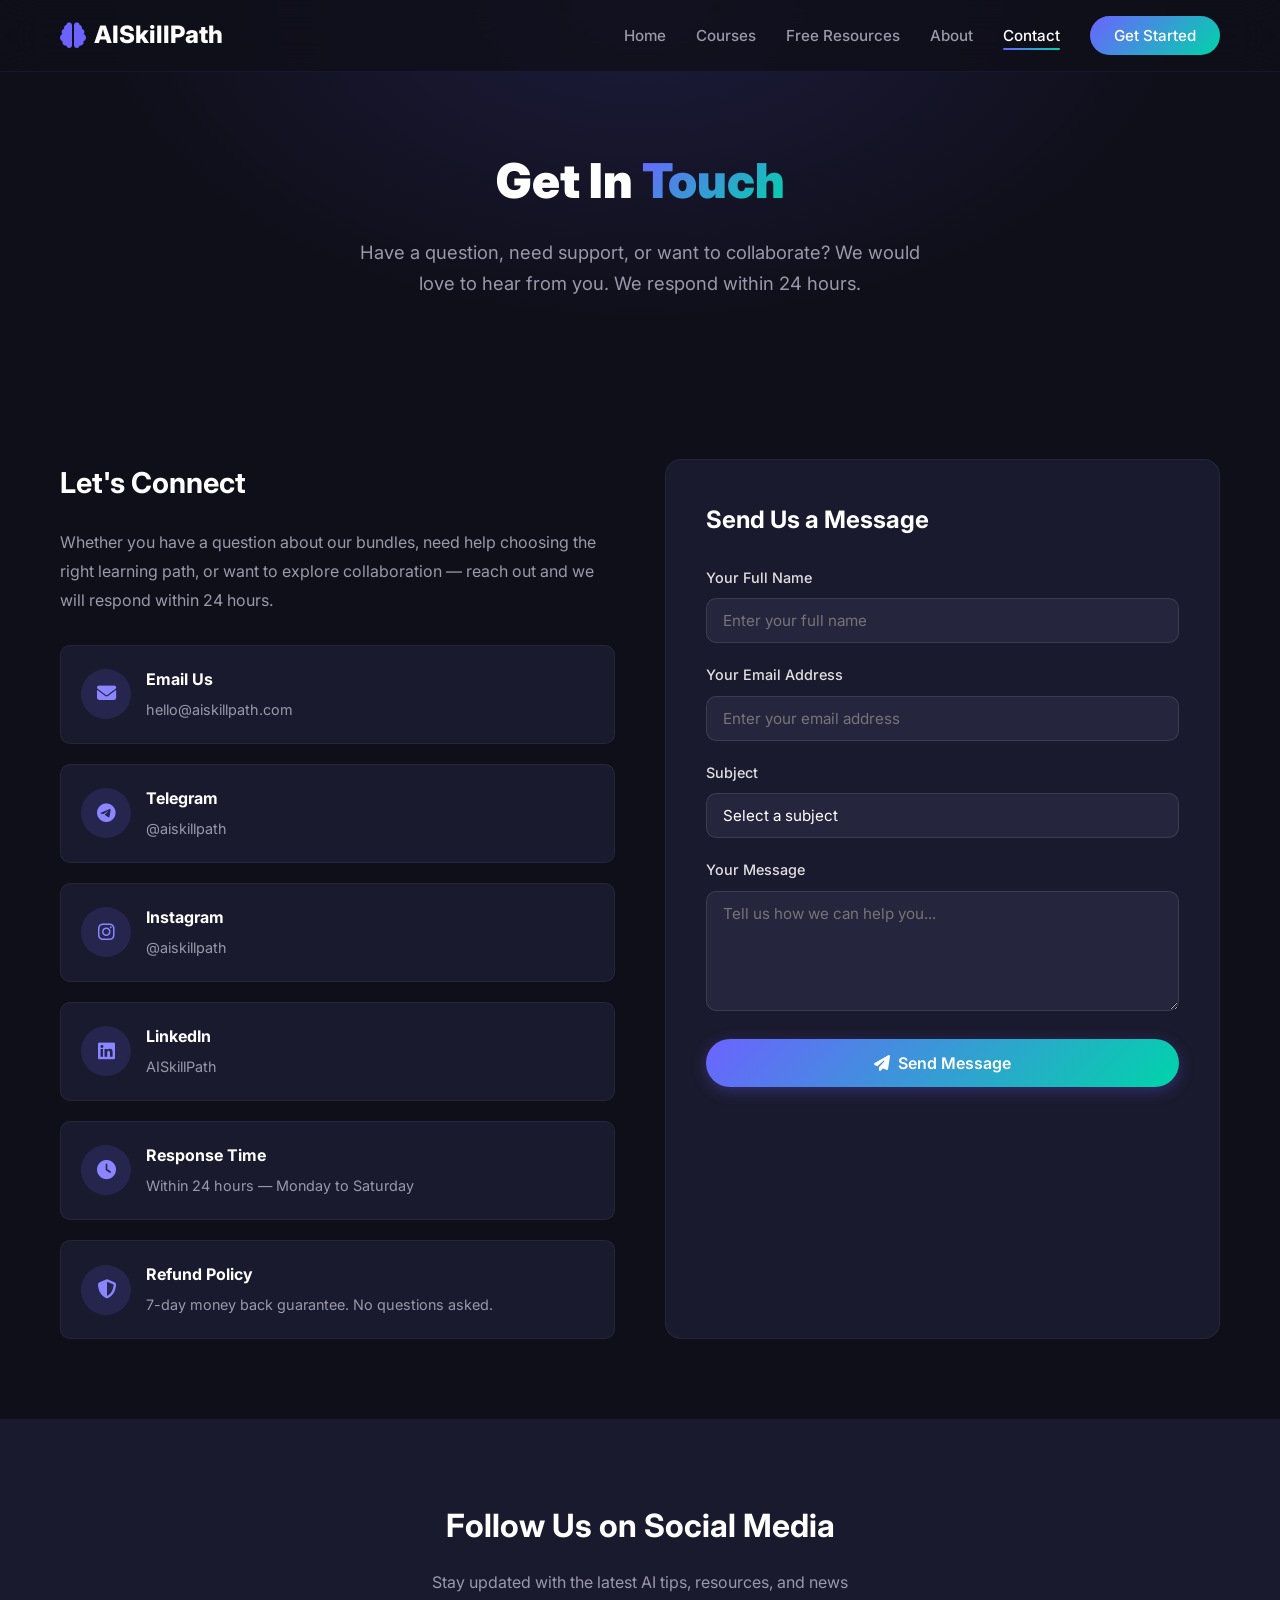
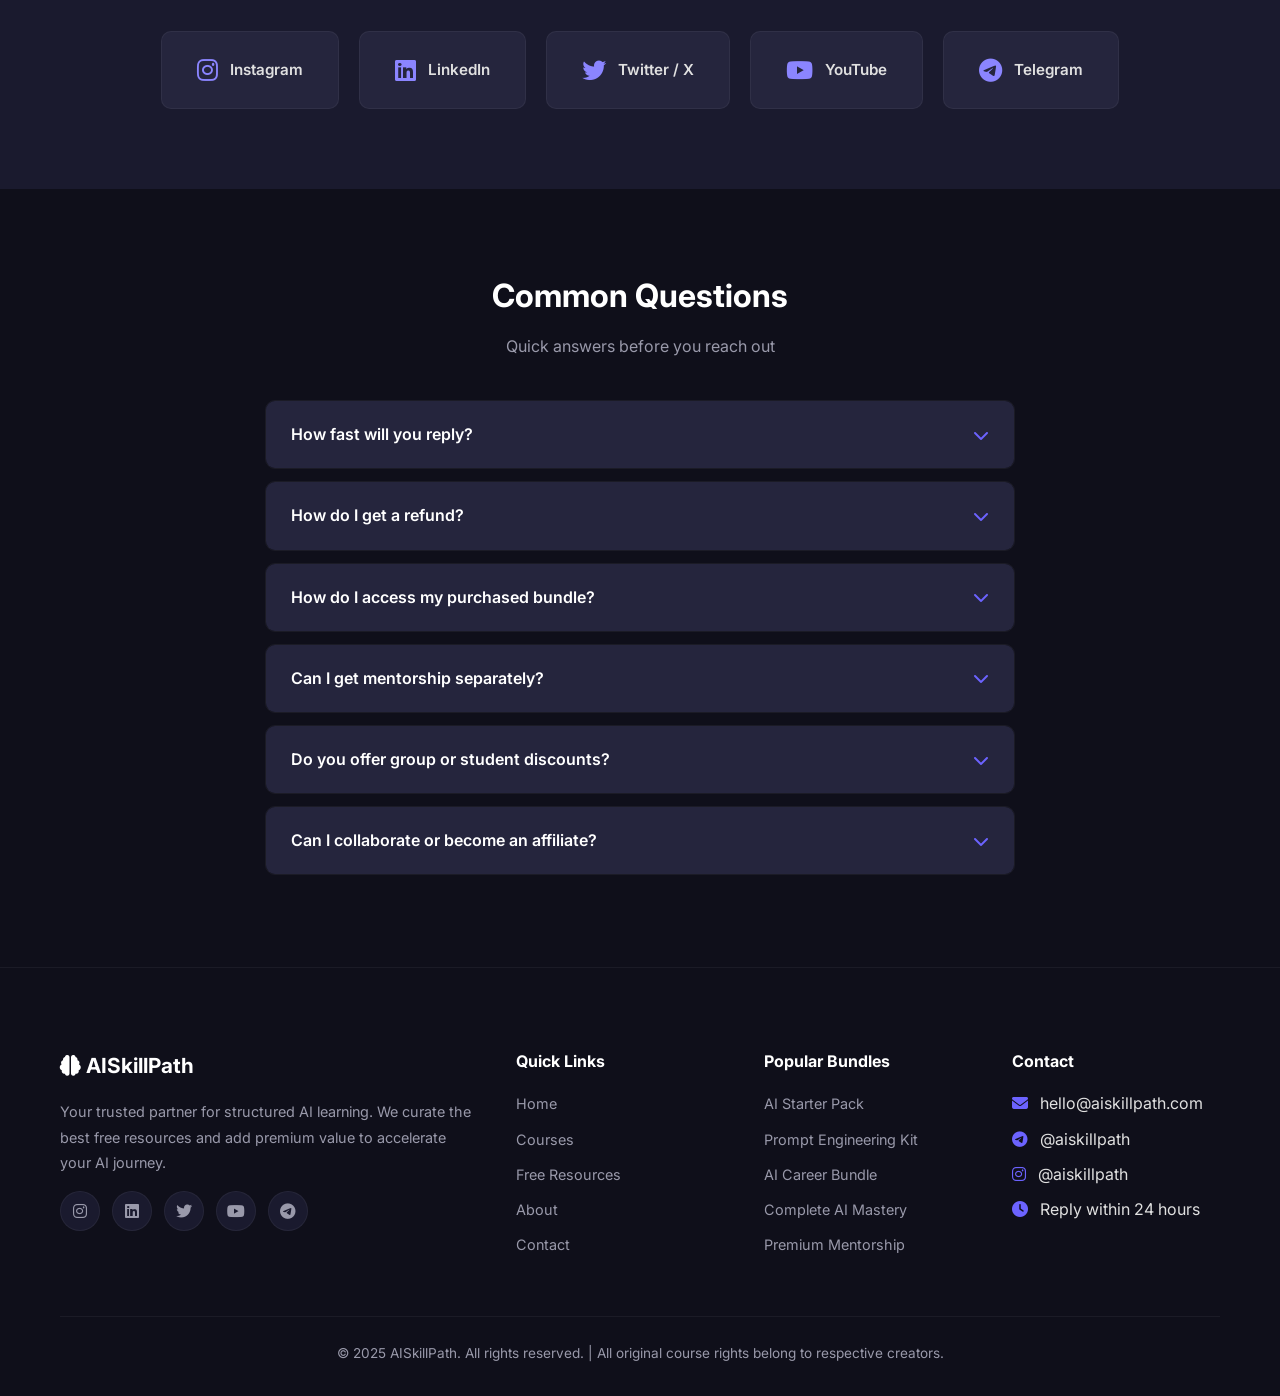
<file: contact.html>
<!DOCTYPE html>
<html lang="en">
<head>
    <meta charset="UTF-8">
    <meta name="viewport" content="width=device-width, initial-scale=1.0">
    <meta name="description" content="Contact AISkillPath - Get in touch with us for questions, support, or collaboration.">
    <title>Contact Us - AISkillPath</title>
    <link rel="stylesheet" href="style.css">
    <link rel="preconnect" href="https://fonts.googleapis.com">
    <link href="https://fonts.googleapis.com/css2?family=Inter:wght@300;400;500;600;700;800;900&display=swap" rel="stylesheet">
    <link rel="stylesheet" href="https://cdnjs.cloudflare.com/ajax/libs/font-awesome/6.4.0/css/all.min.css">
    <style>
        .contact-hero {
            padding: 140px 20px 80px;
            text-align: center;
            background: radial-gradient(ellipse at top, rgba(108, 99, 255, 0.15), transparent 60%);
        }

        .contact-hero h1 {
            font-size: 3rem;
            font-weight: 900;
            color: var(--white);
            margin-bottom: 15px;
        }

        .contact-hero p {
            color: var(--text-muted);
            font-size: 1.15rem;
            max-width: 600px;
            margin: 0 auto;
        }

        .contact-section {
            padding: 80px 0;
        }

        .contact-grid {
            display: grid;
            grid-template-columns: 1fr 1fr;
            gap: 50px;
        }

        .contact-info h2 {
            color: var(--white);
            font-size: 1.8rem;
            margin-bottom: 20px;
        }

        .contact-info p {
            color: var(--text-muted);
            line-height: 1.8;
            margin-bottom: 30px;
        }

        .contact-methods {
            display: flex;
            flex-direction: column;
            gap: 20px;
        }

        .contact-method {
            display: flex;
            align-items: center;
            gap: 15px;
            padding: 20px;
            background: var(--dark-2);
            border-radius: var(--radius-sm);
            border: 1px solid rgba(255, 255, 255, 0.05);
            transition: all 0.3s ease;
        }

        .contact-method:hover {
            border-color: rgba(108, 99, 255, 0.3);
            transform: translateX(5px);
        }

        .contact-method-icon {
            width: 50px;
            height: 50px;
            background: rgba(108, 99, 255, 0.15);
            border-radius: 50%;
            display: flex;
            align-items: center;
            justify-content: center;
            color: var(--primary-light);
            font-size: 1.2rem;
            flex-shrink: 0;
        }

        .contact-method h4 {
            color: var(--white);
            font-size: 1rem;
            margin-bottom: 4px;
        }

        .contact-method p {
            color: var(--text-muted);
            font-size: 0.9rem;
            margin: 0;
        }

        .contact-form-section {
            background: var(--dark-2);
            padding: 40px;
            border-radius: var(--radius);
            border: 1px solid rgba(255, 255, 255, 0.05);
        }

        .contact-form-section h2 {
            color: var(--white);
            font-size: 1.5rem;
            margin-bottom: 25px;
        }

        .form-group {
            margin-bottom: 20px;
        }

        .form-group label {
            display: block;
            color: var(--text);
            font-size: 0.9rem;
            font-weight: 500;
            margin-bottom: 8px;
        }

        .form-group input,
        .form-group select,
        .form-group textarea {
            width: 100%;
            padding: 12px 16px;
            background: var(--dark-3);
            border: 1px solid rgba(255, 255, 255, 0.1);
            border-radius: var(--radius-sm);
            color: var(--white);
            font-family: 'Inter', sans-serif;
            font-size: 0.95rem;
            outline: none;
            transition: border-color 0.3s ease;
        }

        .form-group input:focus,
        .form-group select:focus,
        .form-group textarea:focus {
            border-color: var(--primary);
        }

        .form-group textarea {
            min-height: 120px;
            resize: vertical;
        }

        .form-group select {
            appearance: none;
            cursor: pointer;
        }

        .contact-form-section .btn {
            width: 100%;
            justify-content: center;
            padding: 14px;
            font-size: 1rem;
        }

        .social-section {
            padding: 80px 0;
            background: var(--dark-2);
            text-align: center;
        }

        .social-section h2 {
            color: var(--white);
            margin-bottom: 15px;
            font-size: 2rem;
        }

        .social-section p {
            color: var(--text-muted);
            margin-bottom: 35px;
        }

        .social-grid {
            display: flex;
            justify-content: center;
            gap: 20px;
            flex-wrap: wrap;
        }

        .social-card {
            background: var(--dark-3);
            padding: 25px 35px;
            border-radius: var(--radius-sm);
            border: 1px solid rgba(255, 255, 255, 0.05);
            display: flex;
            align-items: center;
            gap: 12px;
            transition: all 0.3s ease;
            color: var(--text);
            text-decoration: none;
        }

        .social-card:hover {
            border-color: rgba(108, 99, 255, 0.3);
            transform: translateY(-5px);
            color: var(--white);
            box-shadow: 0 10px 30px rgba(108, 99, 255, 0.15);
        }

        .social-card i {
            font-size: 1.5rem;
            color: var(--primary-light);
        }

        .social-card span {
            font-weight: 600;
            font-size: 0.95rem;
        }

        .faq-contact-section {
            padding: 80px 0;
        }

        .faq-contact-section h2 {
            text-align: center;
            color: var(--white);
            font-size: 2rem;
            margin-bottom: 10px;
        }

        .faq-contact-section p {
            text-align: center;
            color: var(--text-muted);
            margin-bottom: 40px;
        }

        .success-message {
            text-align: center;
            padding: 40px;
        }

        .success-message .success-icon {
            font-size: 4rem;
            margin-bottom: 20px;
        }

        .success-message h3 {
            color: var(--white);
            font-size: 1.5rem;
            margin-bottom: 10px;
        }

        .success-message p {
            color: var(--text-muted);
        }

        @media (max-width: 768px) {
            .contact-hero h1 {
                font-size: 2.2rem;
            }

            .contact-grid {
                grid-template-columns: 1fr;
            }

            .contact-form-section {
                padding: 25px;
            }

            .social-card {
                padding: 18px 25px;
            }
        }
    </style>
</head>
<body>

    <!-- Navigation -->
    <nav class="navbar" id="navbar">
        <div class="nav-container">
            <a href="index.html" class="logo">
                <i class="fas fa-brain"></i> AISkillPath
            </a>
            <div class="nav-toggle" id="navToggle">
                <span></span>
                <span></span>
                <span></span>
            </div>
            <ul class="nav-links" id="navLinks">
                <li><a href="index.html">Home</a></li>
                <li><a href="courses.html">Courses</a></li>
                <li><a href="free-resources.html">Free Resources</a></li>
                <li><a href="about.html">About</a></li>
                <li><a href="contact.html" class="active">Contact</a></li>
                <li><a href="courses.html" class="nav-btn">Get Started</a></li>
            </ul>
        </div>
    </nav>

    <!-- Hero -->
    <section class="contact-hero">
        <div class="container">
            <h1>Get In <span class="gradient-text">Touch</span></h1>
            <p>Have a question, need support, or want to collaborate? We would love to hear from you. We respond within 24 hours.</p>
        </div>
    </section>

    <!-- Contact Section -->
    <section class="contact-section">
        <div class="container">
            <div class="contact-grid">

                <!-- Left: Contact Info -->
                <div class="contact-info">
                    <h2>Let's Connect</h2>
                    <p>Whether you have a question about our bundles, need help choosing the right learning path, or want to explore collaboration — reach out and we will respond within 24 hours.</p>

                    <div class="contact-methods">

                        <div class="contact-method">
                            <div class="contact-method-icon">
                                <i class="fas fa-envelope"></i>
                            </div>
                            <div>
                                <h4>Email Us</h4>
                                <p>hello@aiskillpath.com</p>
                            </div>
                        </div>

                        <div class="contact-method">
                            <div class="contact-method-icon">
                                <i class="fab fa-telegram"></i>
                            </div>
                            <div>
                                <h4>Telegram</h4>
                                <p>@aiskillpath</p>
                            </div>
                        </div>

                        <div class="contact-method">
                            <div class="contact-method-icon">
                                <i class="fab fa-instagram"></i>
                            </div>
                            <div>
                                <h4>Instagram</h4>
                                <p>@aiskillpath</p>
                            </div>
                        </div>

                        <div class="contact-method">
                            <div class="contact-method-icon">
                                <i class="fab fa-linkedin"></i>
                            </div>
                            <div>
                                <h4>LinkedIn</h4>
                                <p>AISkillPath</p>
                            </div>
                        </div>

                        <div class="contact-method">
                            <div class="contact-method-icon">
                                <i class="fas fa-clock"></i>
                            </div>
                            <div>
                                <h4>Response Time</h4>
                                <p>Within 24 hours — Monday to Saturday</p>
                            </div>
                        </div>

                        <div class="contact-method">
                            <div class="contact-method-icon">
                                <i class="fas fa-shield-alt"></i>
                            </div>
                            <div>
                                <h4>Refund Policy</h4>
                                <p>7-day money back guarantee. No questions asked.</p>
                            </div>
                        </div>

                    </div>
                </div>

                <!-- Right: Contact Form -->
                <div class="contact-form-section">
                    <h2>Send Us a Message</h2>
                    <form id="contactForm">
                        <div class="form-group">
                            <label>Your Full Name</label>
                            <input 
                                type="text" 
                                placeholder="Enter your full name" 
                                required
                            >
                        </div>
                        <div class="form-group">
                            <label>Your Email Address</label>
                            <input 
                                type="email" 
                                placeholder="Enter your email address" 
                                required
                            >
                        </div>
                        <div class="form-group">
                            <label>Subject</label>
                            <select required>
                                <option value="">Select a subject</option>
                                <option value="bundle">Question about a bundle</option>
                                <option value="path">Help choosing a learning path</option>
                                <option value="support">Technical support</option>
                                <option value="refund">Refund request</option>
                                <option value="mentorship">Mentorship inquiry</option>
                                <option value="collab">Collaboration opportunity</option>
                                <option value="other">Other</option>
                            </select>
                        </div>
                        <div class="form-group">
                            <label>Your Message</label>
                            <textarea 
                                placeholder="Tell us how we can help you..." 
                                required
                            ></textarea>
                        </div>
                        <button type="submit" class="btn btn-primary">
                            <i class="fas fa-paper-plane"></i> Send Message
                        </button>
                    </form>
                </div>

            </div>
        </div>
    </section>

    <!-- Social Media Section -->
    <section class="social-section">
        <div class="container">
            <h2>Follow Us on Social Media</h2>
            <p>Stay updated with the latest AI tips, resources, and news</p>
            <div class="social-grid">
                <a href="#" class="social-card">
                    <i class="fab fa-instagram"></i>
                    <span>Instagram</span>
                </a>
                <a href="#" class="social-card">
                    <i class="fab fa-linkedin"></i>
                    <span>LinkedIn</span>
                </a>
                <a href="#" class="social-card">
                    <i class="fab fa-twitter"></i>
                    <span>Twitter / X</span>
                </a>
                <a href="#" class="social-card">
                    <i class="fab fa-youtube"></i>
                    <span>YouTube</span>
                </a>
                <a href="#" class="social-card">
                    <i class="fab fa-telegram"></i>
                    <span>Telegram</span>
                </a>
            </div>
        </div>
    </section>

    <!-- FAQ Section -->
    <section class="faq-contact-section">
        <div class="container">
            <h2>Common Questions</h2>
            <p>Quick answers before you reach out</p>
            <div class="faq-grid">
                <div class="faq-item">
                    <div class="faq-question" onclick="toggleFaq(this)">
                        <span>How fast will you reply?</span>
                        <i class="fas fa-chevron-down"></i>
                    </div>
                    <div class="faq-answer">
                        <p>We reply to all messages within 24 hours, Monday to Saturday. For urgent matters, reach us on Telegram @aiskillpath for faster responses.</p>
                    </div>
                </div>
                <div class="faq-item">
                    <div class="faq-question" onclick="toggleFaq(this)">
                        <span>How do I get a refund?</span>
                        <i class="fas fa-chevron-down"></i>
                    </div>
                    <div class="faq-answer">
                        <p>Email us at hello@aiskillpath.com within 7 days of purchase with your order details. We process refunds within 24-48 hours. No questions asked.</p>
                    </div>
                </div>
                <div class="faq-item">
                    <div class="faq-question" onclick="toggleFaq(this)">
                        <span>How do I access my purchased bundle?</span>
                        <i class="fas fa-chevron-down"></i>
                    </div>
                    <div class="faq-answer">
                        <p>After purchase, you will receive an email with a download link or access instructions within 5 minutes. Check your spam folder if you don't see it.</p>
                    </div>
                </div>
                <div class="faq-item">
                    <div class="faq-question" onclick="toggleFaq(this)">
                        <span>Can I get mentorship separately?</span>
                        <i class="fas fa-chevron-down"></i>
                    </div>
                    <div class="faq-answer">
                        <p>Yes! Contact us through the form or on Telegram and we can discuss custom mentorship options based on your goals and budget.</p>
                    </div>
                </div>
                <div class="faq-item">
                    <div class="faq-question" onclick="toggleFaq(this)">
                        <span>Do you offer group or student discounts?</span>
                        <i class="fas fa-chevron-down"></i>
                    </div>
                    <div class="faq-answer">
                        <p>Yes! We offer discounts for students, groups, and educational institutions. Contact us with your details to get a custom discount code.</p>
                    </div>
                </div>
                <div class="faq-item">
                    <div class="faq-question" onclick="toggleFaq(this)">
                        <span>Can I collaborate or become an affiliate?</span>
                        <i class="fas fa-chevron-down"></i>
                    </div>
                    <div class="faq-answer">
                        <p>Absolutely! We welcome collaboration with creators, educators, and influencers. Send us a message with your profile and proposal.</p>
                    </div>
                </div>
            </div>
        </div>
    </section>

    <!-- Footer -->
    <footer class="footer">
        <div class="container">
            <div class="footer-grid">
                <div class="footer-col">
                    <h3><i class="fas fa-brain"></i> AISkillPath</h3>
                    <p>Your trusted partner for structured AI learning. We curate the best free resources and add premium value to accelerate your AI journey.</p>
                    <div class="social-links">
                        <a href="#"><i class="fab fa-instagram"></i></a>
                        <a href="#"><i class="fab fa-linkedin"></i></a>
                        <a href="#"><i class="fab fa-twitter"></i></a>
                        <a href="#"><i class="fab fa-youtube"></i></a>
                        <a href="#"><i class="fab fa-telegram"></i></a>
                    </div>
                </div>
                <div class="footer-col">
                    <h4>Quick Links</h4>
                    <ul>
                        <li><a href="index.html">Home</a></li>
                        <li><a href="courses.html">Courses</a></li>
                        <li><a href="free-resources.html">Free Resources</a></li>
                        <li><a href="about.html">About</a></li>
                        <li><a href="contact.html">Contact</a></li>
                    </ul>
                </div>
                <div class="footer-col">
                    <h4>Popular Bundles</h4>
                    <ul>
                        <li><a href="courses.html">AI Starter Pack</a></li>
                        <li><a href="courses.html">Prompt Engineering Kit</a></li>
                        <li><a href="courses.html">AI Career Bundle</a></li>
                        <li><a href="courses.html">Complete AI Mastery</a></li>
                        <li><a href="courses.html">Premium Mentorship</a></li>
                    </ul>
                </div>
                <div class="footer-col">
                    <h4>Contact</h4>
                    <ul>
                        <li><i class="fas fa-envelope"></i> hello@aiskillpath.com</li>
                        <li><i class="fab fa-telegram"></i> @aiskillpath</li>
                        <li><i class="fab fa-instagram"></i> @aiskillpath</li>
                        <li><i class="fas fa-clock"></i> Reply within 24 hours</li>
                    </ul>
                </div>
            </div>
            <div class="footer-bottom">
                <p>&copy; 2025 AISkillPath. All rights reserved. | All original course rights belong to respective creators.</p>
            </div>
        </div>
    </footer>

    <script src="script.js"></script>
    <script>
        // Contact form submission
        const contactForm = document.getElementById('contactForm');
        if (contactForm) {
            contactForm.addEventListener('submit', (e) => {
                e.preventDefault();
                contactForm.innerHTML = `
                    <div class="success-message">
                        <div class="success-icon">✅</div>
                        <h3>Message Sent Successfully!</h3>
                        <p>Thank you for reaching out. We will get back to you within 24 hours.</p>
                    </div>
                `;
            });
        }
    </script>

</body>
</html>
</file>
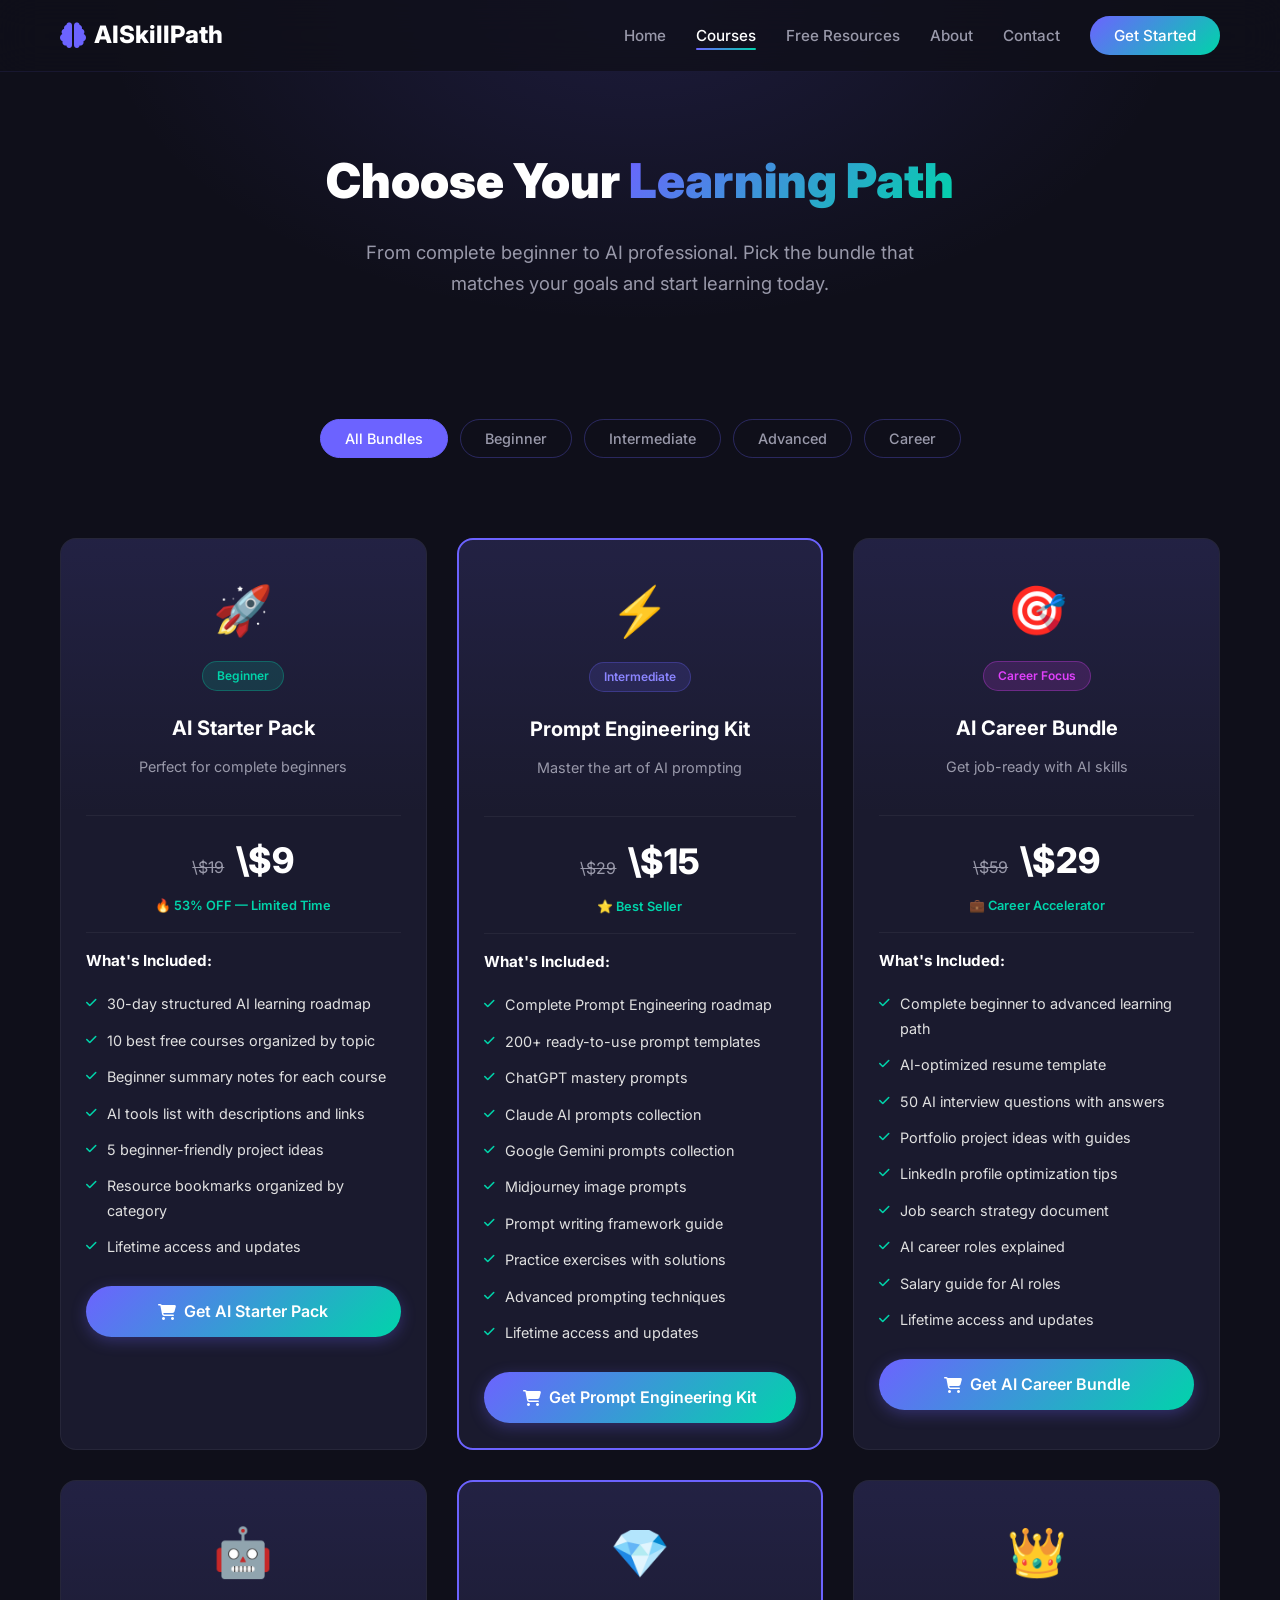
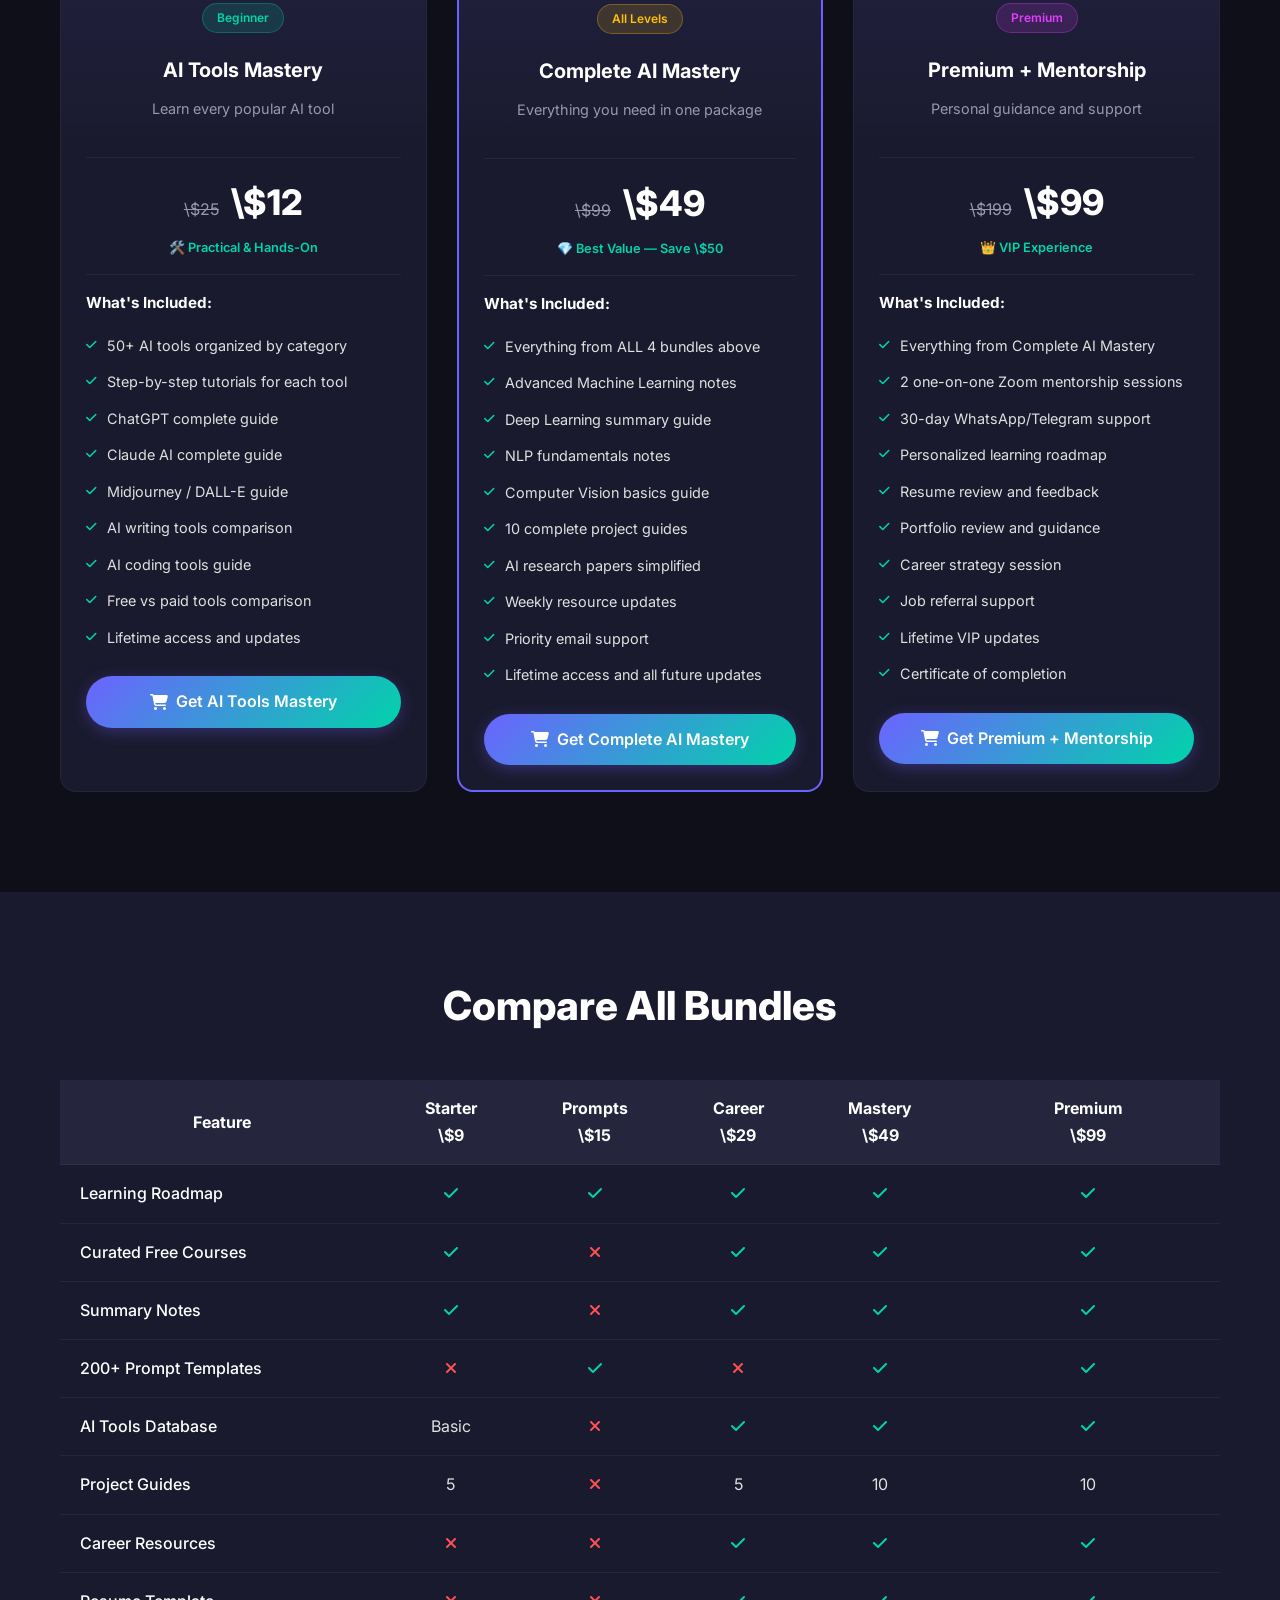
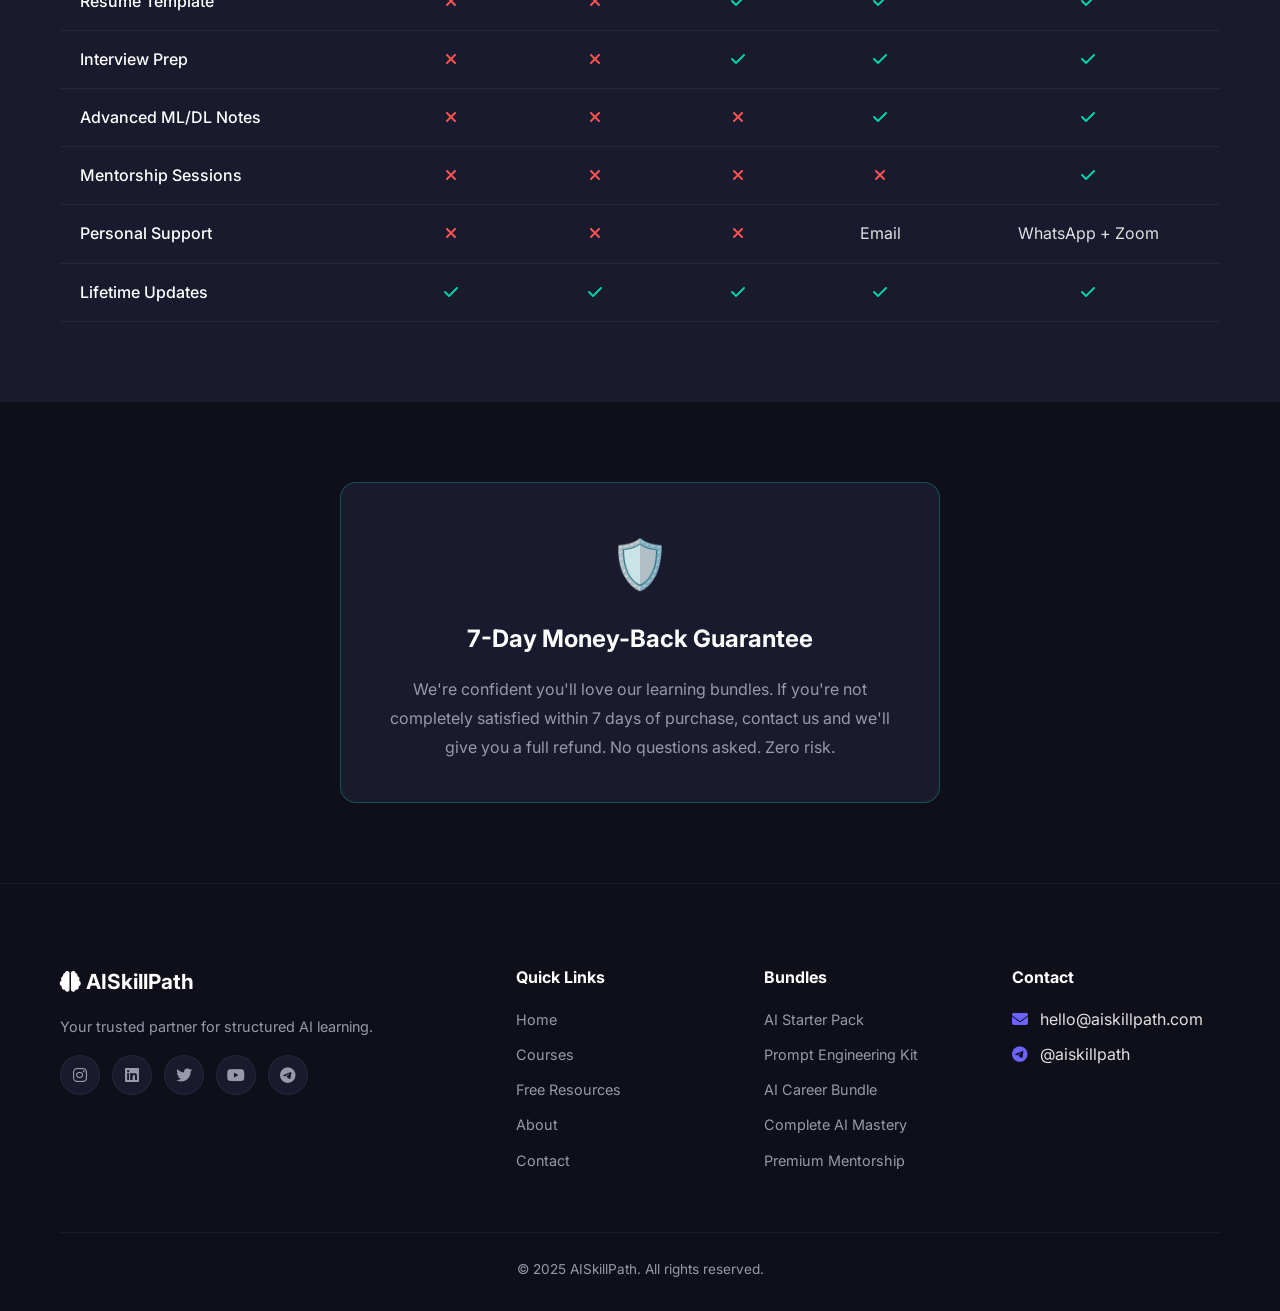
<file: courses.html>
<!DOCTYPE html>
<html lang="en">
<head>
    <meta charset="UTF-8">
    <meta name="viewport" content="width=device-width, initial-scale=1.0">
    <meta name="description" content="Explore AI learning bundles - from beginner to advanced. Curated courses, notes, prompts, projects, and mentorship.">
    <title>Course Bundles - AISkillPath</title>
    <link rel="stylesheet" href="style.css">
    <link rel="preconnect" href="https://fonts.googleapis.com">
    <link href="https://fonts.googleapis.com/css2?family=Inter:wght@300;400;500;600;700;800;900&display=swap" rel="stylesheet">
    <link rel="stylesheet" href="https://cdnjs.cloudflare.com/ajax/libs/font-awesome/6.4.0/css/all.min.css">
    <style>
        /* Courses Page Specific Styles */
        .courses-hero {
            padding: 140px 20px 80px;
            text-align: center;
            background: radial-gradient(ellipse at top, rgba(108, 99, 255, 0.15), transparent 60%);
        }

        .courses-hero h1 {
            font-size: 3rem;
            font-weight: 900;
            color: var(--white);
            margin-bottom: 15px;
        }

        .courses-hero p {
            color: var(--text-muted);
            font-size: 1.15rem;
            max-width: 600px;
            margin: 0 auto;
        }

        .courses-filter {
            display: flex;
            justify-content: center;
            gap: 12px;
            margin: 40px 0;
            flex-wrap: wrap;
            padding: 0 20px;
        }

        .filter-btn {
            padding: 10px 24px;
            border-radius: 50px;
            border: 1px solid rgba(108, 99, 255, 0.3);
            background: transparent;
            color: var(--text-muted);
            font-family: 'Inter', sans-serif;
            font-size: 0.9rem;
            font-weight: 500;
            cursor: pointer;
            transition: all 0.3s ease;
        }

        .filter-btn:hover,
        .filter-btn.active {
            background: var(--primary);
            color: var(--white);
            border-color: var(--primary);
        }

        .all-bundles-section {
            padding: 40px 0 100px;
        }

        .all-bundles-grid {
            display: grid;
            grid-template-columns: repeat(3, 1fr);
            gap: 30px;
        }

        .bundle-detail-card {
            background: var(--dark-2);
            border-radius: var(--radius);
            border: 1px solid rgba(255, 255, 255, 0.05);
            overflow: hidden;
            transition: all 0.3s ease;
            position: relative;
        }

        .bundle-detail-card:hover {
            transform: translateY(-8px);
            box-shadow: 0 20px 40px rgba(108, 99, 255, 0.15);
            border-color: rgba(108, 99, 255, 0.3);
        }

        .bundle-detail-card.highlight {
            border: 2px solid var(--primary);
        }

        .bundle-header {
            padding: 30px 25px 20px;
            text-align: center;
            background: linear-gradient(180deg, rgba(108, 99, 255, 0.1), transparent);
        }

        .bundle-emoji {
            font-size: 3rem;
            margin-bottom: 10px;
        }

        .bundle-level {
            display: inline-block;
            padding: 4px 14px;
            border-radius: 50px;
            font-size: 0.75rem;
            font-weight: 600;
            margin-bottom: 10px;
        }

        .level-beginner {
            background: rgba(0, 212, 170, 0.15);
            color: var(--secondary);
            border: 1px solid rgba(0, 212, 170, 0.3);
        }

        .level-intermediate {
            background: rgba(108, 99, 255, 0.15);
            color: var(--primary-light);
            border: 1px solid rgba(108, 99, 255, 0.3);
        }

        .level-advanced {
            background: rgba(224, 64, 251, 0.15);
            color: #E040FB;
            border: 1px solid rgba(224, 64, 251, 0.3);
        }

        .level-all {
            background: rgba(255, 193, 7, 0.15);
            color: #FFC107;
            border: 1px solid rgba(255, 193, 7, 0.3);
        }

        .bundle-detail-card h3 {
            color: var(--white);
            font-size: 1.25rem;
            margin: 10px 0;
        }

        .bundle-tagline {
            color: var(--text-muted);
            font-size: 0.9rem;
            margin-bottom: 15px;
        }

        .bundle-body {
            padding: 0 25px 25px;
        }

        .bundle-price-section {
            text-align: center;
            padding: 15px 0;
            margin-bottom: 15px;
            border-top: 1px solid rgba(255, 255, 255, 0.05);
            border-bottom: 1px solid rgba(255, 255, 255, 0.05);
        }

        .bundle-price-section .original-price {
            font-size: 1rem;
        }

        .bundle-price-section .current-price {
            font-size: 2.2rem;
        }

        .bundle-price-section .price-note {
            display: block;
            color: var(--secondary);
            font-size: 0.8rem;
            font-weight: 600;
            margin-top: 5px;
        }

        .bundle-includes h4 {
            color: var(--white);
            font-size: 0.95rem;
            margin-bottom: 12px;
        }

        .bundle-includes ul {
            margin-bottom: 20px;
        }

        .bundle-includes ul li {
            padding: 6px 0;
            color: var(--text);
            font-size: 0.9rem;
            display: flex;
            align-items: flex-start;
            gap: 10px;
        }

        .bundle-includes ul li i {
            color: var(--secondary);
            font-size: 0.75rem;
            margin-top: 5px;
        }

        .bundle-detail-card .btn {
            width: 100%;
            justify-content: center;
            padding: 12px;
        }

        .guarantee-section {
            padding: 80px 0;
            text-align: center;
        }

        .guarantee-box {
            max-width: 600px;
            margin: 0 auto;
            background: var(--dark-2);
            padding: 40px;
            border-radius: var(--radius);
            border: 1px solid rgba(0, 212, 170, 0.3);
        }

        .guarantee-box h2 {
            color: var(--white);
            margin-bottom: 15px;
        }

        .guarantee-box p {
            color: var(--text-muted);
            line-height: 1.8;
        }

        .comparison-section {
            padding: 80px 0;
            background: var(--dark-2);
        }

        .comparison-table {
            width: 100%;
            border-collapse: collapse;
            margin-top: 40px;
        }

        .comparison-table th,
        .comparison-table td {
            padding: 15px 20px;
            text-align: center;
            border-bottom: 1px solid rgba(255, 255, 255, 0.05);
        }

        .comparison-table th {
            background: var(--dark-3);
            color: var(--white);
            font-weight: 700;
        }

        .comparison-table td {
            color: var(--text);
        }

        .comparison-table td:first-child {
            text-align: left;
            font-weight: 500;
            color: var(--white);
        }

        .comparison-table .check {
            color: var(--secondary);
        }

        .comparison-table .cross {
            color: #FF5252;
        }

        @media (max-width: 1024px) {
            .all-bundles-grid {
                grid-template-columns: repeat(2, 1fr);
            }
        }

        @media (max-width: 768px) {
            .courses-hero h1 {
                font-size: 2.2rem;
            }
            .all-bundles-grid {
                grid-template-columns: 1fr;
            }
            .comparison-table {
                font-size: 0.8rem;
            }
            .comparison-table th,
            .comparison-table td {
                padding: 10px 8px;
            }
        }
    </style>
</head>
<body>

    <!-- Navigation -->
    <nav class="navbar" id="navbar">
        <div class="nav-container">
            <a href="index.html" class="logo">
                <i class="fas fa-brain"></i> AISkillPath
            </a>
            <div class="nav-toggle" id="navToggle">
                <span></span>
                <span></span>
                <span></span>
            </div>
            <ul class="nav-links" id="navLinks">
                <li><a href="index.html">Home</a></li>
                <li><a href="courses.html" class="active">Courses</a></li>
                <li><a href="free-resources.html">Free Resources</a></li>
                <li><a href="about.html">About</a></li>
                <li><a href="contact.html">Contact</a></li>
                <li><a href="courses.html" class="nav-btn">Get Started</a></li>
            </ul>
        </div>
    </nav>

    <!-- Hero -->
    <section class="courses-hero">
        <div class="container">
            <h1>Choose Your <span class="gradient-text">Learning Path</span></h1>
            <p>From complete beginner to AI professional. Pick the bundle that matches your goals and start learning today.</p>
        </div>
    </section>

    <!-- Filter -->
    <div class="courses-filter">
        <button class="filter-btn active" onclick="filterBundles('all')">All Bundles</button>
        <button class="filter-btn" onclick="filterBundles('beginner')">Beginner</button>
        <button class="filter-btn" onclick="filterBundles('intermediate')">Intermediate</button>
        <button class="filter-btn" onclick="filterBundles('advanced')">Advanced</button>
        <button class="filter-btn" onclick="filterBundles('career')">Career</button>
    </div>

    <!-- All Bundles -->
    <section class="all-bundles-section">
        <div class="container">
            <div class="all-bundles-grid">

                <!-- Bundle 1 -->
                <div class="bundle-detail-card" data-category="beginner">
                    <div class="bundle-header">
                        <div class="bundle-emoji">🚀</div>
                        <span class="bundle-level level-beginner">Beginner</span>
                        <h3>AI Starter Pack</h3>
                        <p class="bundle-tagline">Perfect for complete beginners</p>
                    </div>
                    <div class="bundle-body">
                        <div class="bundle-price-section">
                            <span class="original-price">\$19</span>
                            <span class="current-price">\$9</span>
                            <span class="price-note">🔥 53% OFF — Limited Time</span>
                        </div>
                        <div class="bundle-includes">
                            <h4>What's Included:</h4>
                            <ul>
                                <li><i class="fas fa-check"></i> 30-day structured AI learning roadmap</li>
                                <li><i class="fas fa-check"></i> 10 best free courses organized by topic</li>
                                <li><i class="fas fa-check"></i> Beginner summary notes for each course</li>
                                <li><i class="fas fa-check"></i> AI tools list with descriptions and links</li>
                                <li><i class="fas fa-check"></i> 5 beginner-friendly project ideas</li>
                                <li><i class="fas fa-check"></i> Resource bookmarks organized by category</li>
                                <li><i class="fas fa-check"></i> Lifetime access and updates</li>
                            </ul>
                        </div>
                        <a href="#" class="btn btn-primary">
                            <i class="fas fa-shopping-cart"></i> Get AI Starter Pack
                        </a>
                    </div>
                </div>

                <!-- Bundle 2 -->
                <div class="bundle-detail-card highlight" data-category="intermediate">
                    <div class="bundle-header">
                        <div class="bundle-emoji">⚡</div>
                        <span class="bundle-level level-intermediate">Intermediate</span>
                        <h3>Prompt Engineering Kit</h3>
                        <p class="bundle-tagline">Master the art of AI prompting</p>
                    </div>
                    <div class="bundle-body">
                        <div class="bundle-price-section">
                            <span class="original-price">\$29</span>
                            <span class="current-price">\$15</span>
                            <span class="price-note">⭐ Best Seller</span>
                        </div>
                        <div class="bundle-includes">
                            <h4>What's Included:</h4>
                            <ul>
                                <li><i class="fas fa-check"></i> Complete Prompt Engineering roadmap</li>
                                <li><i class="fas fa-check"></i> 200+ ready-to-use prompt templates</li>
                                <li><i class="fas fa-check"></i> ChatGPT mastery prompts</li>
                                <li><i class="fas fa-check"></i> Claude AI prompts collection</li>
                                <li><i class="fas fa-check"></i> Google Gemini prompts collection</li>
                                <li><i class="fas fa-check"></i> Midjourney image prompts</li>
                                <li><i class="fas fa-check"></i> Prompt writing framework guide</li>
                                <li><i class="fas fa-check"></i> Practice exercises with solutions</li>
                                <li><i class="fas fa-check"></i> Advanced prompting techniques</li>
                                <li><i class="fas fa-check"></i> Lifetime access and updates</li>
                            </ul>
                        </div>
                        <a href="#" class="btn btn-primary">
                            <i class="fas fa-shopping-cart"></i> Get Prompt Engineering Kit
                        </a>
                    </div>
                </div>

                <!-- Bundle 3 -->
                <div class="bundle-detail-card" data-category="career">
                    <div class="bundle-header">
                        <div class="bundle-emoji">🎯</div>
                        <span class="bundle-level level-advanced">Career Focus</span>
                        <h3>AI Career Bundle</h3>
                        <p class="bundle-tagline">Get job-ready with AI skills</p>
                    </div>
                    <div class="bundle-body">
                        <div class="bundle-price-section">
                            <span class="original-price">\$59</span>
                            <span class="current-price">\$29</span>
                            <span class="price-note">💼 Career Accelerator</span>
                        </div>
                        <div class="bundle-includes">
                            <h4>What's Included:</h4>
                            <ul>
                                <li><i class="fas fa-check"></i> Complete beginner to advanced learning path</li>
                                <li><i class="fas fa-check"></i> AI-optimized resume template</li>
                                <li><i class="fas fa-check"></i> 50 AI interview questions with answers</li>
                                <li><i class="fas fa-check"></i> Portfolio project ideas with guides</li>
                                <li><i class="fas fa-check"></i> LinkedIn profile optimization tips</li>
                                <li><i class="fas fa-check"></i> Job search strategy document</li>
                                <li><i class="fas fa-check"></i> AI career roles explained</li>
                                <li><i class="fas fa-check"></i> Salary guide for AI roles</li>
                                <li><i class="fas fa-check"></i> Lifetime access and updates</li>
                            </ul>
                        </div>
                        <a href="#" class="btn btn-primary">
                            <i class="fas fa-shopping-cart"></i> Get AI Career Bundle
                        </a>
                    </div>
                </div>

                <!-- Bundle 4 -->
                <div class="bundle-detail-card" data-category="beginner">
                    <div class="bundle-header">
                        <div class="bundle-emoji">🤖</div>
                        <span class="bundle-level level-beginner">Beginner</span>
                        <h3>AI Tools Mastery</h3>
                        <p class="bundle-tagline">Learn every popular AI tool</p>
                    </div>
                    <div class="bundle-body">
                        <div class="bundle-price-section">
                            <span class="original-price">\$25</span>
                            <span class="current-price">\$12</span>
                            <span class="price-note">🛠️ Practical & Hands-On</span>
                        </div>
                        <div class="bundle-includes">
                            <h4>What's Included:</h4>
                            <ul>
                                <li><i class="fas fa-check"></i> 50+ AI tools organized by category</li>
                                <li><i class="fas fa-check"></i> Step-by-step tutorials for each tool</li>
                                <li><i class="fas fa-check"></i> ChatGPT complete guide</li>
                                <li><i class="fas fa-check"></i> Claude AI complete guide</li>
                                <li><i class="fas fa-check"></i> Midjourney / DALL-E guide</li>
                                <li><i class="fas fa-check"></i> AI writing tools comparison</li>
                                <li><i class="fas fa-check"></i> AI coding tools guide</li>
                                <li><i class="fas fa-check"></i> Free vs paid tools comparison</li>
                                <li><i class="fas fa-check"></i> Lifetime access and updates</li>
                            </ul>
                        </div>
                        <a href="#" class="btn btn-primary">
                            <i class="fas fa-shopping-cart"></i> Get AI Tools Mastery
                        </a>
                    </div>
                </div>

                <!-- Bundle 5 -->
                <div class="bundle-detail-card highlight" data-category="advanced">
                    <div class="bundle-header">
                        <div class="bundle-emoji">💎</div>
                        <span class="bundle-level level-all">All Levels</span>
                        <h3>Complete AI Mastery</h3>
                        <p class="bundle-tagline">Everything you need in one package</p>
                    </div>
                    <div class="bundle-body">
                        <div class="bundle-price-section">
                            <span class="original-price">\$99</span>
                            <span class="current-price">\$49</span>
                            <span class="price-note">💎 Best Value — Save \$50</span>
                        </div>
                        <div class="bundle-includes">
                            <h4>What's Included:</h4>
                            <ul>
                                <li><i class="fas fa-check"></i> Everything from ALL 4 bundles above</li>
                                <li><i class="fas fa-check"></i> Advanced Machine Learning notes</li>
                                <li><i class="fas fa-check"></i> Deep Learning summary guide</li>
                                <li><i class="fas fa-check"></i> NLP fundamentals notes</li>
                                <li><i class="fas fa-check"></i> Computer Vision basics guide</li>
                                <li><i class="fas fa-check"></i> 10 complete project guides</li>
                                <li><i class="fas fa-check"></i> AI research papers simplified</li>
                                <li><i class="fas fa-check"></i> Weekly resource updates</li>
                                <li><i class="fas fa-check"></i> Priority email support</li>
                                <li><i class="fas fa-check"></i> Lifetime access and all future updates</li>
                            </ul>
                        </div>
                        <a href="#" class="btn btn-primary">
                            <i class="fas fa-shopping-cart"></i> Get Complete AI Mastery
                        </a>
                    </div>
                </div>

                <!-- Bundle 6 -->
                <div class="bundle-detail-card" data-category="advanced career">
                    <div class="bundle-header">
                        <div class="bundle-emoji">👑</div>
                        <span class="bundle-level level-advanced">Premium</span>
                        <h3>Premium + Mentorship</h3>
                        <p class="bundle-tagline">Personal guidance and support</p>
                    </div>
                    <div class="bundle-body">
                        <div class="bundle-price-section">
                            <span class="original-price">\$199</span>
                            <span class="current-price">\$99</span>
                            <span class="price-note">👑 VIP Experience</span>
                        </div>
                        <div class="bundle-includes">
                            <h4>What's Included:</h4>
                            <ul>
                                <li><i class="fas fa-check"></i> Everything from Complete AI Mastery</li>
                                <li><i class="fas fa-check"></i> 2 one-on-one Zoom mentorship sessions</li>
                                <li><i class="fas fa-check"></i> 30-day WhatsApp/Telegram support</li>
                                <li><i class="fas fa-check"></i> Personalized learning roadmap</li>
                                <li><i class="fas fa-check"></i> Resume review and feedback</li>
                                <li><i class="fas fa-check"></i> Portfolio review and guidance</li>
                                <li><i class="fas fa-check"></i> Career strategy session</li>
                                <li><i class="fas fa-check"></i> Job referral support</li>
                                <li><i class="fas fa-check"></i> Lifetime VIP updates</li>
                                <li><i class="fas fa-check"></i> Certificate of completion</li>
                            </ul>
                        </div>
                        <a href="#" class="btn btn-primary">
                            <i class="fas fa-shopping-cart"></i> Get Premium + Mentorship
                        </a>
                    </div>
                </div>

            </div>
        </div>
    </section>

    <!-- Comparison Table -->
    <section class="comparison-section">
        <div class="container">
            <h2 class="section-title">Compare All Bundles</h2>
            <table class="comparison-table">
                <thead>
                    <tr>
                        <th>Feature</th>
                        <th>Starter<br>\$9</th>
                        <th>Prompts<br>\$15</th>
                        <th>Career<br>\$29</th>
                        <th>Mastery<br>\$49</th>
                        <th>Premium<br>\$99</th>
                    </tr>
                </thead>
                <tbody>
                    <tr>
                        <td>Learning Roadmap</td>
                        <td class="check"><i class="fas fa-check"></i></td>
                        <td class="check"><i class="fas fa-check"></i></td>
                        <td class="check"><i class="fas fa-check"></i></td>
                        <td class="check"><i class="fas fa-check"></i></td>
                        <td class="check"><i class="fas fa-check"></i></td>
                    </tr>
                    <tr>
                        <td>Curated Free Courses</td>
                        <td class="check"><i class="fas fa-check"></i></td>
                        <td class="cross"><i class="fas fa-times"></i></td>
                        <td class="check"><i class="fas fa-check"></i></td>
                        <td class="check"><i class="fas fa-check"></i></td>
                        <td class="check"><i class="fas fa-check"></i></td>
                    </tr>
                    <tr>
                        <td>Summary Notes</td>
                        <td class="check"><i class="fas fa-check"></i></td>
                        <td class="cross"><i class="fas fa-times"></i></td>
                        <td class="check"><i class="fas fa-check"></i></td>
                        <td class="check"><i class="fas fa-check"></i></td>
                        <td class="check"><i class="fas fa-check"></i></td>
                    </tr>
                    <tr>
                        <td>200+ Prompt Templates</td>
                        <td class="cross"><i class="fas fa-times"></i></td>
                        <td class="check"><i class="fas fa-check"></i></td>
                        <td class="cross"><i class="fas fa-times"></i></td>
                        <td class="check"><i class="fas fa-check"></i></td>
                        <td class="check"><i class="fas fa-check"></i></td>
                    </tr>
                    <tr>
                        <td>AI Tools Database</td>
                        <td>Basic</td>
                        <td class="cross"><i class="fas fa-times"></i></td>
                        <td class="check"><i class="fas fa-check"></i></td>
                        <td class="check"><i class="fas fa-check"></i></td>
                        <td class="check"><i class="fas fa-check"></i></td>
                    </tr>
                    <tr>
                        <td>Project Guides</td>
                        <td>5</td>
                        <td class="cross"><i class="fas fa-times"></i></td>
                        <td>5</td>
                        <td>10</td>
                        <td>10</td>
                    </tr>
                    <tr>
                        <td>Career Resources</td>
                        <td class="cross"><i class="fas fa-times"></i></td>
                        <td class="cross"><i class="fas fa-times"></i></td>
                        <td class="check"><i class="fas fa-check"></i></td>
                        <td class="check"><i class="fas fa-check"></i></td>
                        <td class="check"><i class="fas fa-check"></i></td>
                    </tr>
                    <tr>
                        <td>Resume Template</td>
                        <td class="cross"><i class="fas fa-times"></i></td>
                        <td class="cross"><i class="fas fa-times"></i></td>
                        <td class="check"><i class="fas fa-check"></i></td>
                        <td class="check"><i class="fas fa-check"></i></td>
                        <td class="check"><i class="fas fa-check"></i></td>
                    </tr>
                    <tr>
                        <td>Interview Prep</td>
                        <td class="cross"><i class="fas fa-times"></i></td>
                        <td class="cross"><i class="fas fa-times"></i></td>
                        <td class="check"><i class="fas fa-check"></i></td>
                        <td class="check"><i class="fas fa-check"></i></td>
                        <td class="check"><i class="fas fa-check"></i></td>
                    </tr>
                    <tr>
                        <td>Advanced ML/DL Notes</td>
                        <td class="cross"><i class="fas fa-times"></i></td>
                        <td class="cross"><i class="fas fa-times"></i></td>
                        <td class="cross"><i class="fas fa-times"></i></td>
                        <td class="check"><i class="fas fa-check"></i></td>
                        <td class="check"><i class="fas fa-check"></i></td>
                    </tr>
                    <tr>
                        <td>Mentorship Sessions</td>
                        <td class="cross"><i class="fas fa-times"></i></td>
                        <td class="cross"><i class="fas fa-times"></i></td>
                        <td class="cross"><i class="fas fa-times"></i></td>
                        <td class="cross"><i class="fas fa-times"></i></td>
                        <td class="check"><i class="fas fa-check"></i></td>
                    </tr>
                    <tr>
                        <td>Personal Support</td>
                        <td class="cross"><i class="fas fa-times"></i></td>
                        <td class="cross"><i class="fas fa-times"></i></td>
                        <td class="cross"><i class="fas fa-times"></i></td>
                        <td>Email</td>
                        <td>WhatsApp + Zoom</td>
                    </tr>
                    <tr>
                        <td>Lifetime Updates</td>
                        <td class="check"><i class="fas fa-check"></i></td>
                        <td class="check"><i class="fas fa-check"></i></td>
                        <td class="check"><i class="fas fa-check"></i></td>
                        <td class="check"><i class="fas fa-check"></i></td>
                        <td class="check"><i class="fas fa-check"></i></td>
                    </tr>
                </tbody>
            </table>
        </div>
    </section>

    <!-- Money Back Guarantee -->
    <section class="guarantee-section">
        <div class="container">
            <div class="guarantee-box">
                <div style="font-size: 3rem; margin-bottom: 15px;">🛡️</div>
                <h2>7-Day Money-Back Guarantee</h2>
                <p>We're confident you'll love our learning bundles. If you're not completely satisfied within 7 days of purchase, contact us and we'll give you a full refund. No questions asked. Zero risk.</p>
            </div>
        </div>
    </section>

    <!-- Footer -->
    <footer class="footer">
        <div class="container">
            <div class="footer-grid">
                <div class="footer-col">
                    <h3><i class="fas fa-brain"></i> AISkillPath</h3>
                    <p>Your trusted partner for structured AI learning.</p>
                    <div class="social-links">
                        <a href="#"><i class="fab fa-instagram"></i></a>
                        <a href="#"><i class="fab fa-linkedin"></i></a>
                        <a href="#"><i class="fab fa-twitter"></i></a>
                        <a href="#"><i class="fab fa-youtube"></i></a>
                        <a href="#"><i class="fab fa-telegram"></i></a>
                    </div>
                </div>
                <div class="footer-col">
                    <h4>Quick Links</h4>
                    <ul>
                        <li><a href="index.html">Home</a></li>
                        <li><a href="courses.html">Courses</a></li>
                        <li><a href="free-resources.html">Free Resources</a></li>
                        <li><a href="about.html">About</a></li>
                        <li><a href="contact.html">Contact</a></li>
                    </ul>
                </div>
                <div class="footer-col">
                    <h4>Bundles</h4>
                    <ul>
                        <li><a href="#">AI Starter Pack</a></li>
                        <li><a href="#">Prompt Engineering Kit</a></li>
                        <li><a href="#">AI Career Bundle</a></li>
                        <li><a href="#">Complete AI Mastery</a></li>
                        <li><a href="#">Premium Mentorship</a></li>
                    </ul>
                </div>
                <div class="footer-col">
                    <h4>Contact</h4>
                    <ul>
                        <li><i class="fas fa-envelope"></i> hello@aiskillpath.com</li>
                        <li><i class="fab fa-telegram"></i> @aiskillpath</li>
                    </ul>
                </div>
            </div>
            <div class="footer-bottom">
                <p>&copy; 2025 AISkillPath. All rights reserved.</p>
            </div>
        </div>
    </footer>

    <script src="script.js"></script>
    <script>
        // Filter bundles
        function filterBundles(category) {
            const cards = document.querySelectorAll('.bundle-detail-card');
            const buttons = document.querySelectorAll('.filter-btn');
            
            buttons.forEach(btn => btn.classList.remove('active'));
            event.target.classList.add('active');
            
            cards.forEach(card => {
                if (category === 'all' || card.dataset.category.includes(category)) {
                    card.style.display = 'block';
                } else {
                    card.style.display = 'none';
                }
            });
        }
    </script>
</body>
</html>
</file>
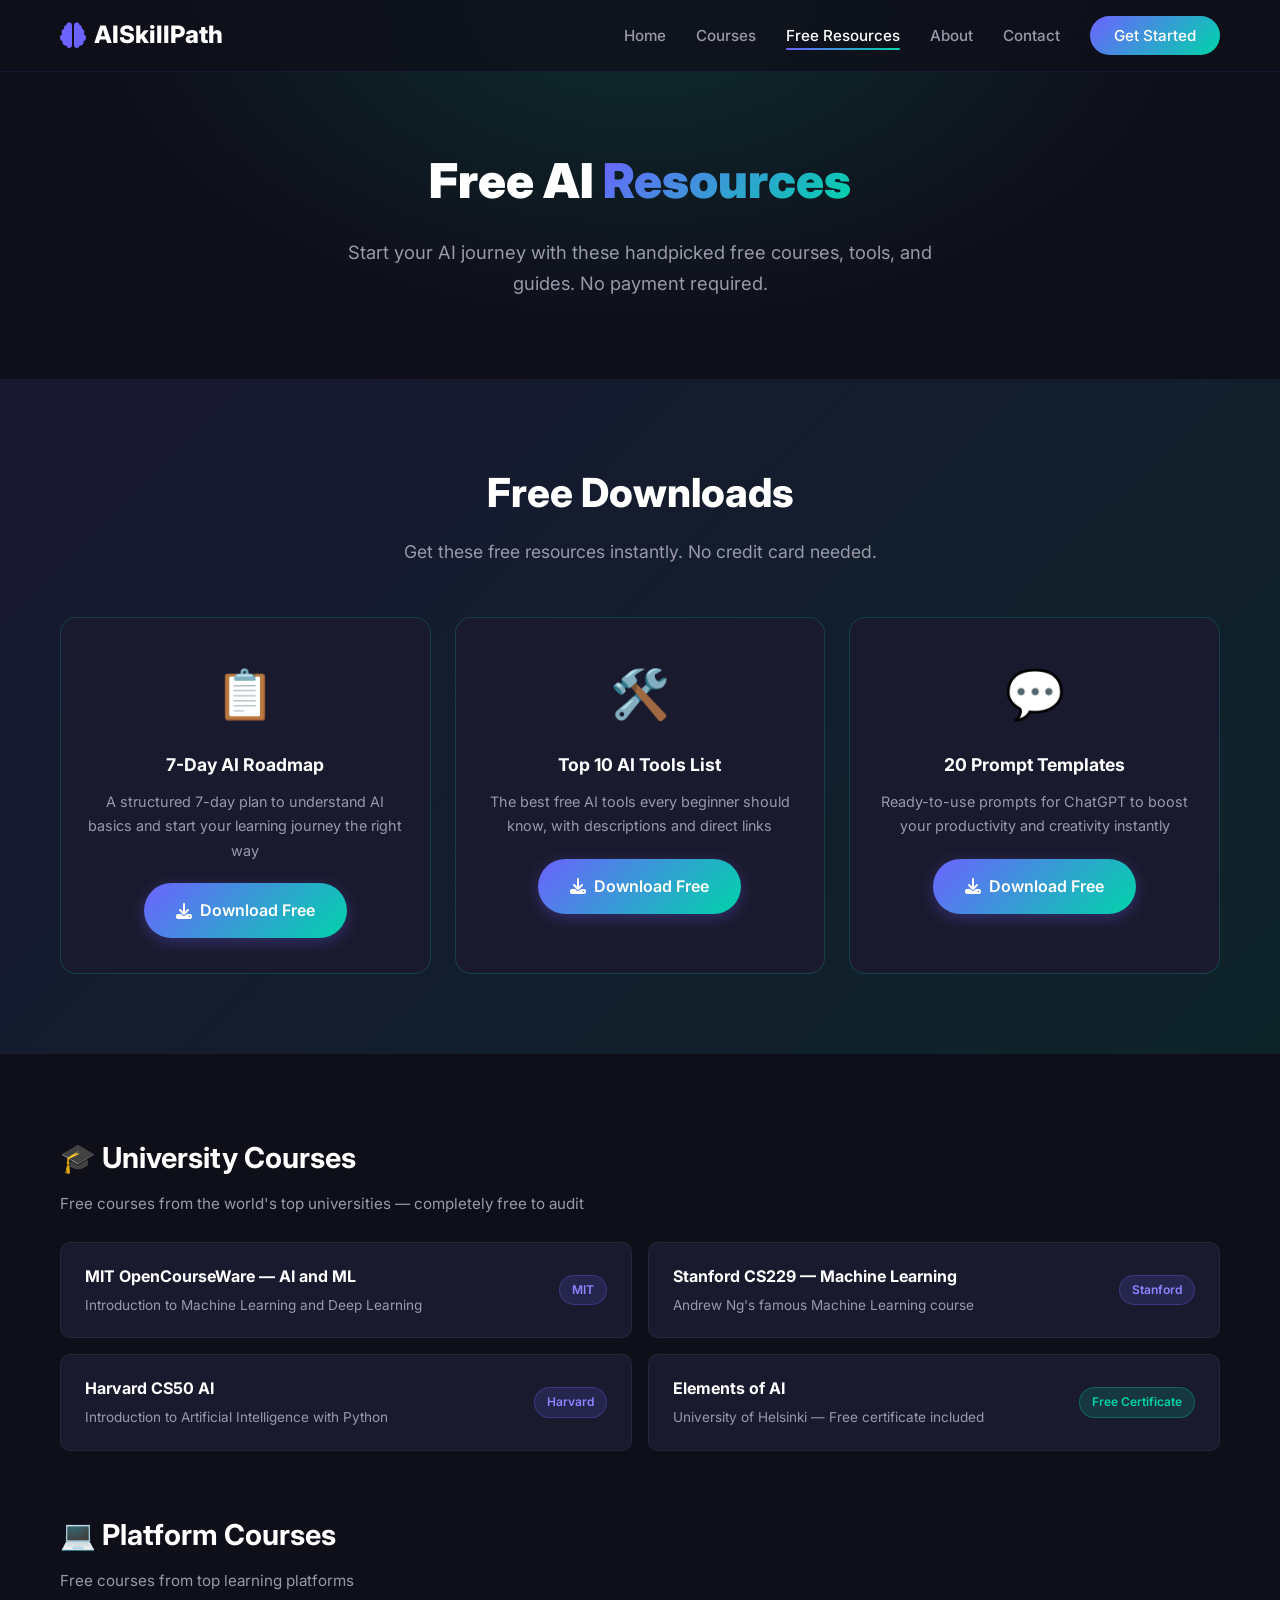
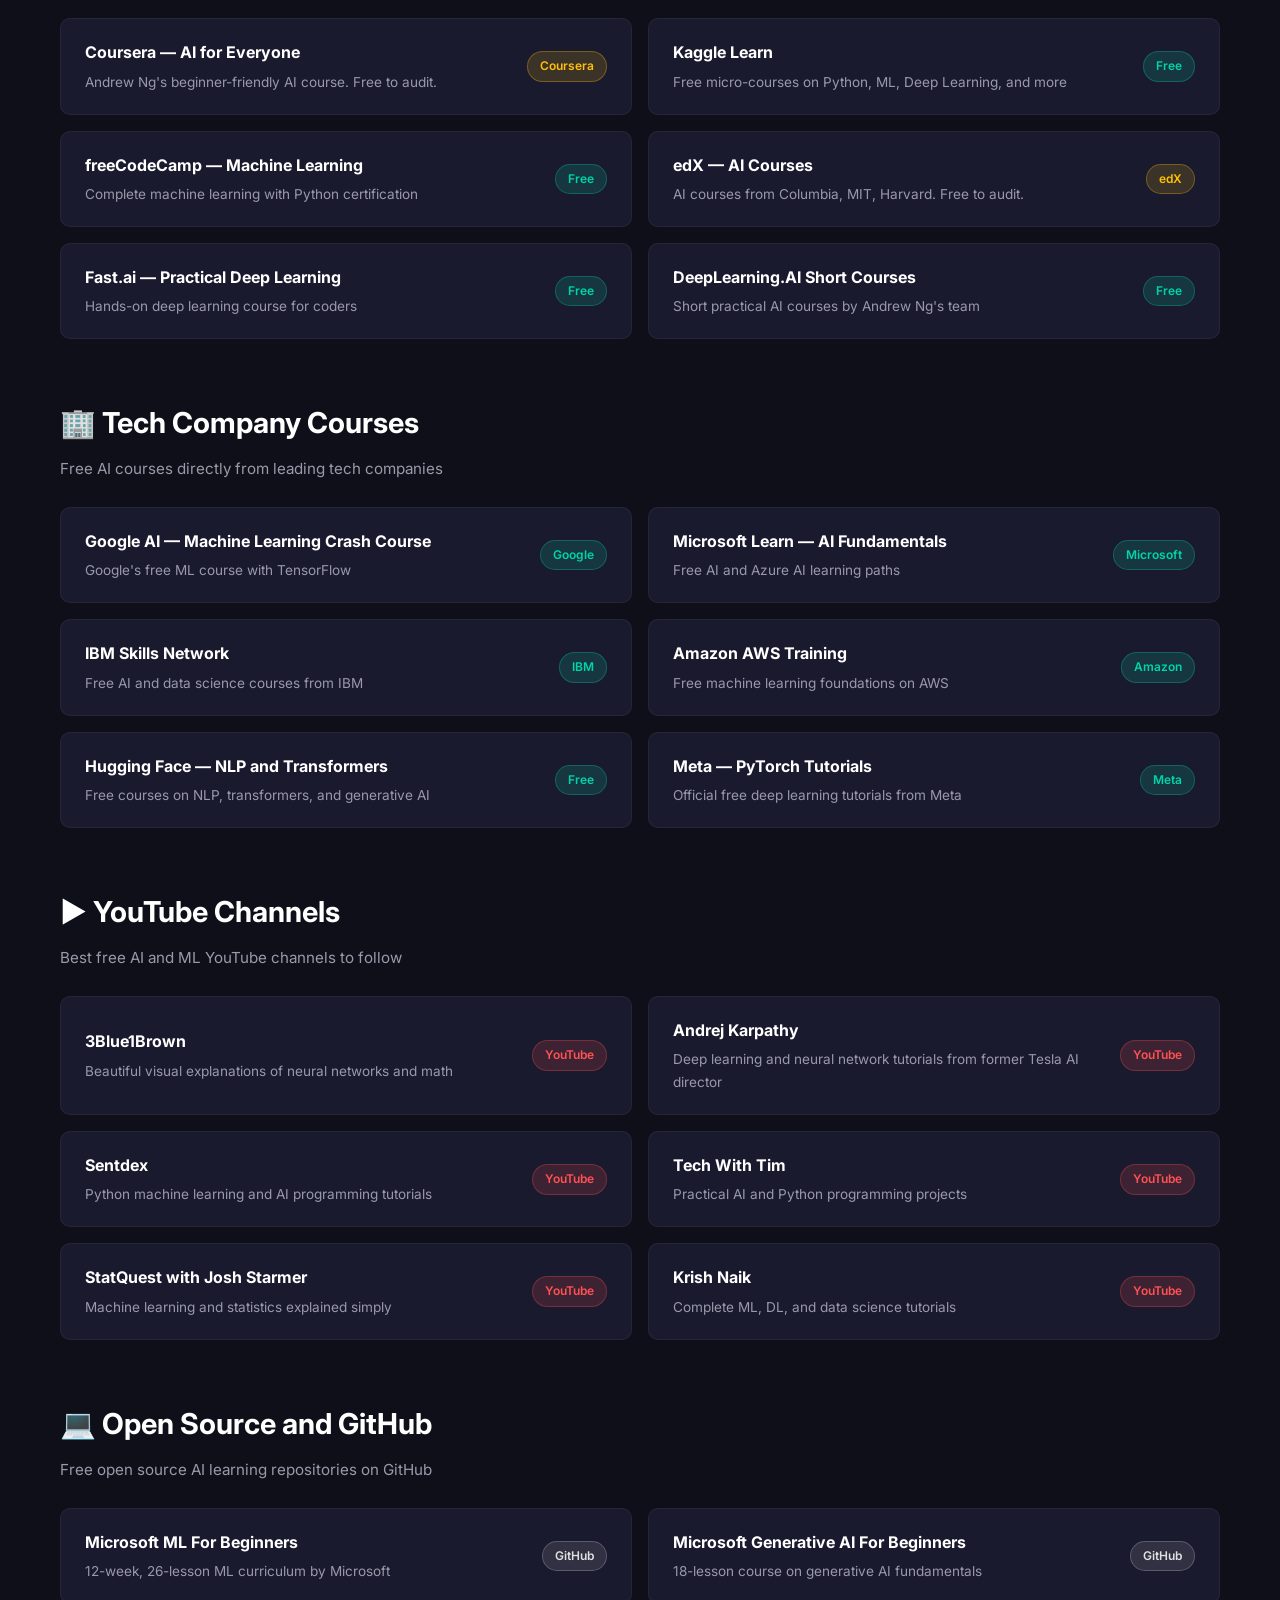
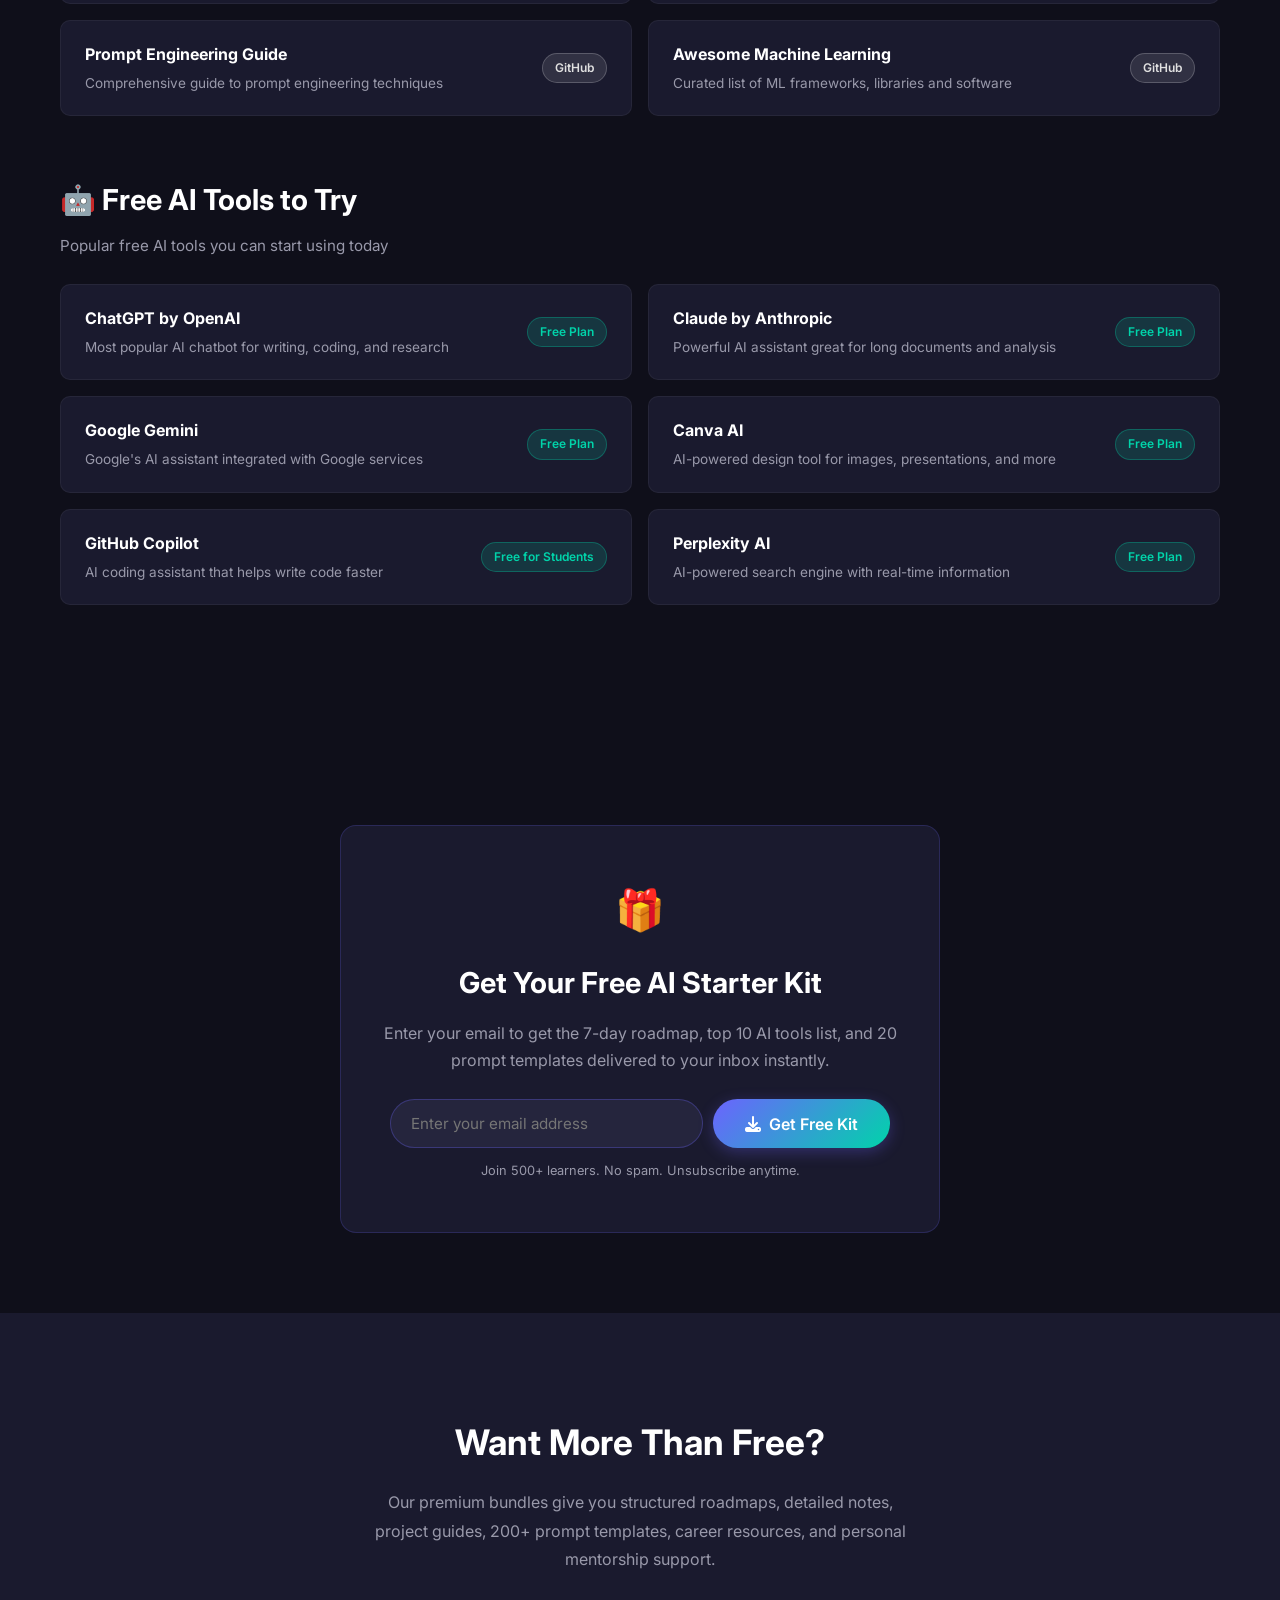
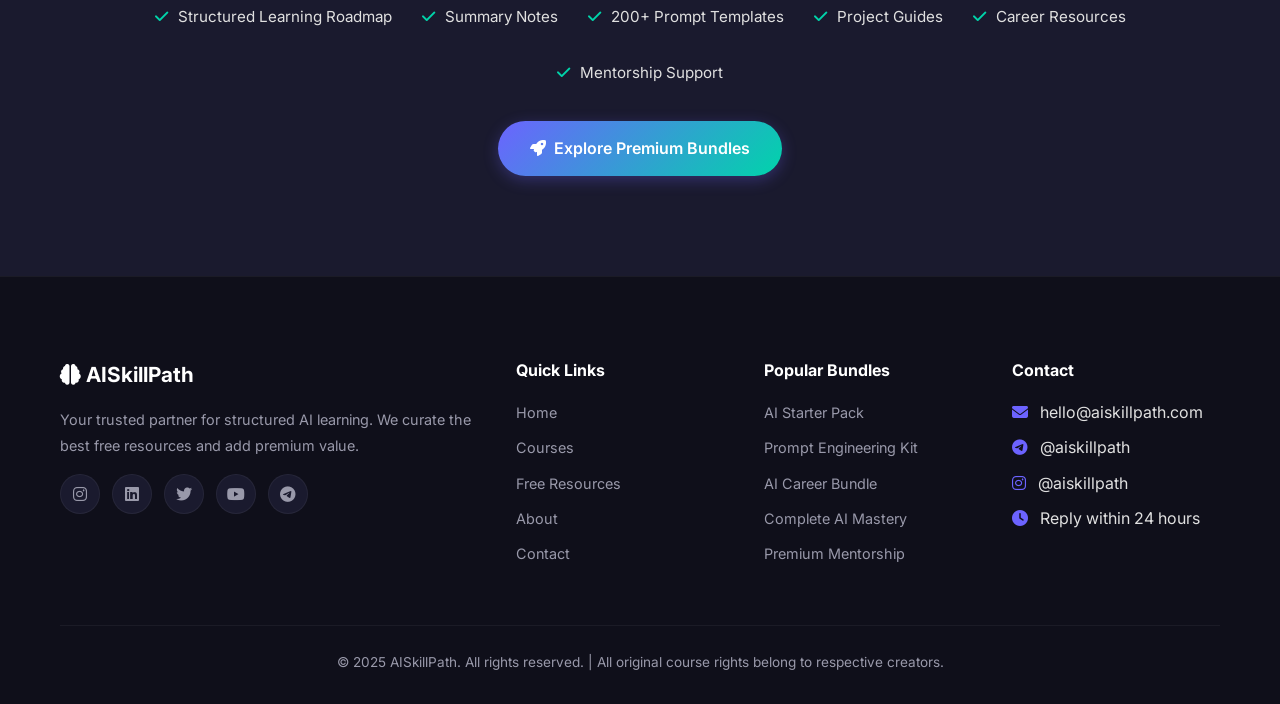
<file: free-resources.html>
<!DOCTYPE html>
<html lang="en">
<head>
    <meta charset="UTF-8">
    <meta name="viewport" content="width=device-width, initial-scale=1.0">
    <meta name="description" content="Free AI learning resources - courses, tools, roadmaps, and guides. Start learning AI for free today.">
    <title>Free Resources - AISkillPath</title>
    <link rel="stylesheet" href="style.css">
    <link rel="preconnect" href="https://fonts.googleapis.com">
    <link href="https://fonts.googleapis.com/css2?family=Inter:wght@300;400;500;600;700;800;900&display=swap" rel="stylesheet">
    <link rel="stylesheet" href="https://cdnjs.cloudflare.com/ajax/libs/font-awesome/6.4.0/css/all.min.css">
    <style>
        .resources-hero {
            padding: 140px 20px 80px;
            text-align: center;
            background: radial-gradient(ellipse at top, rgba(0, 212, 170, 0.15), transparent 60%);
        }

        .resources-hero h1 {
            font-size: 3rem;
            font-weight: 900;
            color: var(--white);
            margin-bottom: 15px;
        }

        .resources-hero p {
            color: var(--text-muted);
            font-size: 1.15rem;
            max-width: 600px;
            margin: 0 auto;
        }

        .download-section {
            padding: 80px 0;
            background: linear-gradient(135deg, rgba(108, 99, 255, 0.1), rgba(0, 212, 170, 0.1));
        }

        .download-grid {
            display: grid;
            grid-template-columns: repeat(3, 1fr);
            gap: 24px;
            margin-top: 40px;
        }

        .download-card {
            background: var(--dark-2);
            padding: 35px 25px;
            border-radius: var(--radius);
            text-align: center;
            border: 1px solid rgba(0, 212, 170, 0.2);
            transition: transform 0.3s ease;
        }

        .download-card:hover {
            transform: translateY(-5px);
        }

        .download-card .dl-icon {
            font-size: 3rem;
            margin-bottom: 15px;
        }

        .download-card h3 {
            color: var(--white);
            font-size: 1.1rem;
            margin-bottom: 10px;
        }

        .download-card p {
            color: var(--text-muted);
            font-size: 0.9rem;
            margin-bottom: 20px;
            line-height: 1.7;
        }

        .resources-section {
            padding: 80px 0;
        }

        .resource-category {
            margin-bottom: 60px;
        }

        .resource-category h2 {
            color: var(--white);
            font-size: 1.8rem;
            margin-bottom: 8px;
            display: flex;
            align-items: center;
            gap: 12px;
        }

        .resource-category .category-desc {
            color: var(--text-muted);
            margin-bottom: 25px;
            font-size: 0.95rem;
        }

        .resource-list {
            display: grid;
            grid-template-columns: repeat(2, 1fr);
            gap: 16px;
        }

        .resource-item {
            background: var(--dark-2);
            padding: 20px 24px;
            border-radius: var(--radius-sm);
            border: 1px solid rgba(255, 255, 255, 0.05);
            display: flex;
            justify-content: space-between;
            align-items: center;
            transition: all 0.3s ease;
            text-decoration: none;
            color: inherit;
        }

        .resource-item:hover {
            border-color: rgba(108, 99, 255, 0.3);
            transform: translateX(5px);
        }

        .resource-info h4 {
            color: var(--white);
            font-size: 1rem;
            margin-bottom: 4px;
        }

        .resource-info p {
            color: var(--text-muted);
            font-size: 0.85rem;
        }

        .resource-tag {
            padding: 4px 12px;
            border-radius: 50px;
            font-size: 0.75rem;
            font-weight: 600;
            white-space: nowrap;
            margin-left: 10px;
        }

        .tag-free {
            background: rgba(0, 212, 170, 0.15);
            color: var(--secondary);
            border: 1px solid rgba(0, 212, 170, 0.3);
        }

        .tag-university {
            background: rgba(108, 99, 255, 0.15);
            color: var(--primary-light);
            border: 1px solid rgba(108, 99, 255, 0.3);
        }

        .tag-platform {
            background: rgba(255, 193, 7, 0.15);
            color: #FFC107;
            border: 1px solid rgba(255, 193, 7, 0.3);
        }

        .tag-youtube {
            background: rgba(255, 82, 82, 0.15);
            color: #FF5252;
            border: 1px solid rgba(255, 82, 82, 0.3);
        }

        .tag-github {
            background: rgba(255, 255, 255, 0.1);
            color: var(--text);
            border: 1px solid rgba(255, 255, 255, 0.2);
        }

        .upgrade-section {
            padding: 100px 0;
            background: var(--dark-2);
            text-align: center;
        }

        .upgrade-section h2 {
            color: var(--white);
            font-size: 2.2rem;
            margin-bottom: 15px;
        }

        .upgrade-section p {
            color: var(--text-muted);
            max-width: 550px;
            margin: 0 auto 30px;
            font-size: 1rem;
            line-height: 1.8;
        }

        .upgrade-features {
            display: flex;
            justify-content: center;
            gap: 30px;
            flex-wrap: wrap;
            margin-bottom: 35px;
        }

        .upgrade-features span {
            color: var(--text);
            font-size: 0.95rem;
        }

        .upgrade-features i {
            color: var(--secondary);
            margin-right: 6px;
        }

        .email-capture {
            padding: 80px 0;
        }

        .email-capture-box {
            max-width: 600px;
            margin: 0 auto;
            background: var(--dark-2);
            padding: 50px 40px;
            border-radius: var(--radius);
            border: 1px solid rgba(108, 99, 255, 0.2);
            text-align: center;
        }

        .email-capture-box h2 {
            color: var(--white);
            font-size: 1.8rem;
            margin-bottom: 12px;
        }

        .email-capture-box p {
            color: var(--text-muted);
            margin-bottom: 25px;
        }

        .email-capture-box .email-form {
            display: flex;
            gap: 10px;
        }

        .email-capture-box .email-form input {
            flex: 1;
            padding: 14px 20px;
            border-radius: 50px;
            border: 1px solid rgba(108, 99, 255, 0.3);
            background: var(--dark-3);
            color: var(--white);
            font-size: 0.95rem;
            font-family: 'Inter', sans-serif;
            outline: none;
        }

        .email-capture-box .email-form input:focus {
            border-color: var(--primary);
        }

        .form-note {
            display: block;
            margin-top: 12px;
            color: var(--text-muted);
            font-size: 0.8rem;
        }

        @media (max-width: 768px) {
            .resources-hero h1 {
                font-size: 2.2rem;
            }
            .download-grid {
                grid-template-columns: 1fr;
            }
            .resource-list {
                grid-template-columns: 1fr;
            }
            .email-capture-box {
                padding: 30px 20px;
            }
            .email-capture-box .email-form {
                flex-direction: column;
            }
            .upgrade-features {
                flex-direction: column;
                align-items: center;
                gap: 15px;
            }
        }
    </style>
</head>
<body>

    <!-- Navigation -->
    <nav class="navbar" id="navbar">
        <div class="nav-container">
            <a href="index.html" class="logo">
                <i class="fas fa-brain"></i> AISkillPath
            </a>
            <div class="nav-toggle" id="navToggle">
                <span></span>
                <span></span>
                <span></span>
            </div>
            <ul class="nav-links" id="navLinks">
                <li><a href="index.html">Home</a></li>
                <li><a href="courses.html">Courses</a></li>
                <li><a href="free-resources.html" class="active">Free Resources</a></li>
                <li><a href="about.html">About</a></li>
                <li><a href="contact.html">Contact</a></li>
                <li><a href="courses.html" class="nav-btn">Get Started</a></li>
            </ul>
        </div>
    </nav>

    <!-- Hero -->
    <section class="resources-hero">
        <div class="container">
            <h1>Free AI <span class="gradient-text">Resources</span></h1>
            <p>Start your AI journey with these handpicked free courses, tools, and guides. No payment required.</p>
        </div>
    </section>

    <!-- Free Downloads -->
    <section class="download-section">
        <div class="container">
            <h2 class="section-title">Free Downloads</h2>
            <p class="section-subtitle">Get these free resources instantly. No credit card needed.</p>
            <div class="download-grid">
                <div class="download-card">
                    <div class="dl-icon">📋</div>
                    <h3>7-Day AI Roadmap</h3>
                    <p>A structured 7-day plan to understand AI basics and start your learning journey the right way</p>
                    <a href="#emailCapture" class="btn btn-primary">
                        <i class="fas fa-download"></i> Download Free
                    </a>
                </div>
                <div class="download-card">
                    <div class="dl-icon">🛠️</div>
                    <h3>Top 10 AI Tools List</h3>
                    <p>The best free AI tools every beginner should know, with descriptions and direct links</p>
                    <a href="#emailCapture" class="btn btn-primary">
                        <i class="fas fa-download"></i> Download Free
                    </a>
                </div>
                <div class="download-card">
                    <div class="dl-icon">💬</div>
                    <h3>20 Prompt Templates</h3>
                    <p>Ready-to-use prompts for ChatGPT to boost your productivity and creativity instantly</p>
                    <a href="#emailCapture" class="btn btn-primary">
                        <i class="fas fa-download"></i> Download Free
                    </a>
                </div>
            </div>
        </div>
    </section>

    <!-- Free Resources List -->
    <section class="resources-section">
        <div class="container">

            <!-- University Courses -->
            <div class="resource-category">
                <h2>🎓 University Courses</h2>
                <p class="category-desc">Free courses from the world's top universities — completely free to audit</p>
                <div class="resource-list">
                    <a href="https://ocw.mit.edu" target="_blank" class="resource-item">
                        <div class="resource-info">
                            <h4>MIT OpenCourseWare — AI and ML</h4>
                            <p>Introduction to Machine Learning and Deep Learning</p>
                        </div>
                        <span class="resource-tag tag-university">MIT</span>
                    </a>
                    <a href="https://online.stanford.edu" target="_blank" class="resource-item">
                        <div class="resource-info">
                            <h4>Stanford CS229 — Machine Learning</h4>
                            <p>Andrew Ng's famous Machine Learning course</p>
                        </div>
                        <span class="resource-tag tag-university">Stanford</span>
                    </a>
                    <a href="https://cs50.harvard.edu/ai" target="_blank" class="resource-item">
                        <div class="resource-info">
                            <h4>Harvard CS50 AI</h4>
                            <p>Introduction to Artificial Intelligence with Python</p>
                        </div>
                        <span class="resource-tag tag-university">Harvard</span>
                    </a>
                    <a href="https://www.elementsofai.com" target="_blank" class="resource-item">
                        <div class="resource-info">
                            <h4>Elements of AI</h4>
                            <p>University of Helsinki — Free certificate included</p>
                        </div>
                        <span class="resource-tag tag-free">Free Certificate</span>
                    </a>
                </div>
            </div>

            <!-- Platform Courses -->
            <div class="resource-category">
                <h2>💻 Platform Courses</h2>
                <p class="category-desc">Free courses from top learning platforms</p>
                <div class="resource-list">
                    <a href="https://www.coursera.org/learn/ai-for-everyone" target="_blank" class="resource-item">
                        <div class="resource-info">
                            <h4>Coursera — AI for Everyone</h4>
                            <p>Andrew Ng's beginner-friendly AI course. Free to audit.</p>
                        </div>
                        <span class="resource-tag tag-platform">Coursera</span>
                    </a>
                    <a href="https://www.kaggle.com/learn" target="_blank" class="resource-item">
                        <div class="resource-info">
                            <h4>Kaggle Learn</h4>
                            <p>Free micro-courses on Python, ML, Deep Learning, and more</p>
                        </div>
                        <span class="resource-tag tag-free">Free</span>
                    </a>
                    <a href="https://www.freecodecamp.org" target="_blank" class="resource-item">
                        <div class="resource-info">
                            <h4>freeCodeCamp — Machine Learning</h4>
                            <p>Complete machine learning with Python certification</p>
                        </div>
                        <span class="resource-tag tag-free">Free</span>
                    </a>
                    <a href="https://www.edx.org" target="_blank" class="resource-item">
                        <div class="resource-info">
                            <h4>edX — AI Courses</h4>
                            <p>AI courses from Columbia, MIT, Harvard. Free to audit.</p>
                        </div>
                        <span class="resource-tag tag-platform">edX</span>
                    </a>
                    <a href="https://www.fast.ai" target="_blank" class="resource-item">
                        <div class="resource-info">
                            <h4>Fast.ai — Practical Deep Learning</h4>
                            <p>Hands-on deep learning course for coders</p>
                        </div>
                        <span class="resource-tag tag-free">Free</span>
                    </a>
                    <a href="https://www.deeplearning.ai" target="_blank" class="resource-item">
                        <div class="resource-info">
                            <h4>DeepLearning.AI Short Courses</h4>
                            <p>Short practical AI courses by Andrew Ng's team</p>
                        </div>
                        <span class="resource-tag tag-free">Free</span>
                    </a>
                </div>
            </div>

            <!-- Tech Company Courses -->
            <div class="resource-category">
                <h2>🏢 Tech Company Courses</h2>
                <p class="category-desc">Free AI courses directly from leading tech companies</p>
                <div class="resource-list">
                    <a href="https://ai.google/education" target="_blank" class="resource-item">
                        <div class="resource-info">
                            <h4>Google AI — Machine Learning Crash Course</h4>
                            <p>Google's free ML course with TensorFlow</p>
                        </div>
                        <span class="resource-tag tag-free">Google</span>
                    </a>
                    <a href="https://learn.microsoft.com" target="_blank" class="resource-item">
                        <div class="resource-info">
                            <h4>Microsoft Learn — AI Fundamentals</h4>
                            <p>Free AI and Azure AI learning paths</p>
                        </div>
                        <span class="resource-tag tag-free">Microsoft</span>
                    </a>
                    <a href="https://www.ibm.com/training" target="_blank" class="resource-item">
                        <div class="resource-info">
                            <h4>IBM Skills Network</h4>
                            <p>Free AI and data science courses from IBM</p>
                        </div>
                        <span class="resource-tag tag-free">IBM</span>
                    </a>
                    <a href="https://aws.amazon.com/training" target="_blank" class="resource-item">
                        <div class="resource-info">
                            <h4>Amazon AWS Training</h4>
                            <p>Free machine learning foundations on AWS</p>
                        </div>
                        <span class="resource-tag tag-free">Amazon</span>
                    </a>
                    <a href="https://huggingface.co/learn" target="_blank" class="resource-item">
                        <div class="resource-info">
                            <h4>Hugging Face — NLP and Transformers</h4>
                            <p>Free courses on NLP, transformers, and generative AI</p>
                        </div>
                        <span class="resource-tag tag-free">Free</span>
                    </a>
                    <a href="https://pytorch.org/tutorials" target="_blank" class="resource-item">
                        <div class="resource-info">
                            <h4>Meta — PyTorch Tutorials</h4>
                            <p>Official free deep learning tutorials from Meta</p>
                        </div>
                        <span class="resource-tag tag-free">Meta</span>
                    </a>
                </div>
            </div>

            <!-- YouTube Channels -->
            <div class="resource-category">
                <h2>▶️ YouTube Channels</h2>
                <p class="category-desc">Best free AI and ML YouTube channels to follow</p>
                <div class="resource-list">
                    <a href="https://www.youtube.com/@3blue1brown" target="_blank" class="resource-item">
                        <div class="resource-info">
                            <h4>3Blue1Brown</h4>
                            <p>Beautiful visual explanations of neural networks and math</p>
                        </div>
                        <span class="resource-tag tag-youtube">YouTube</span>
                    </a>
                    <a href="https://www.youtube.com/@AndrejKarpathy" target="_blank" class="resource-item">
                        <div class="resource-info">
                            <h4>Andrej Karpathy</h4>
                            <p>Deep learning and neural network tutorials from former Tesla AI director</p>
                        </div>
                        <span class="resource-tag tag-youtube">YouTube</span>
                    </a>
                    <a href="https://www.youtube.com/@sentdex" target="_blank" class="resource-item">
                        <div class="resource-info">
                            <h4>Sentdex</h4>
                            <p>Python machine learning and AI programming tutorials</p>
                        </div>
                        <span class="resource-tag tag-youtube">YouTube</span>
                    </a>
                    <a href="https://www.youtube.com/@TechWithTim" target="_blank" class="resource-item">
                        <div class="resource-info">
                            <h4>Tech With Tim</h4>
                            <p>Practical AI and Python programming projects</p>
                        </div>
                        <span class="resource-tag tag-youtube">YouTube</span>
                    </a>
                    <a href="https://www.youtube.com/@statquest" target="_blank" class="resource-item">
                        <div class="resource-info">
                            <h4>StatQuest with Josh Starmer</h4>
                            <p>Machine learning and statistics explained simply</p>
                        </div>
                        <span class="resource-tag tag-youtube">YouTube</span>
                    </a>
                    <a href="https://www.youtube.com/@krishnaik06" target="_blank" class="resource-item">
                        <div class="resource-info">
                            <h4>Krish Naik</h4>
                            <p>Complete ML, DL, and data science tutorials</p>
                        </div>
                        <span class="resource-tag tag-youtube">YouTube</span>
                    </a>
                </div>
            </div>

            <!-- Open Source Resources -->
            <div class="resource-category">
                <h2>💻 Open Source and GitHub</h2>
                <p class="category-desc">Free open source AI learning repositories on GitHub</p>
                <div class="resource-list">
                    <a href="https://github.com/microsoft/ML-For-Beginners" target="_blank" class="resource-item">
                        <div class="resource-info">
                            <h4>Microsoft ML For Beginners</h4>
                            <p>12-week, 26-lesson ML curriculum by Microsoft</p>
                        </div>
                        <span class="resource-tag tag-github">GitHub</span>
                    </a>
                    <a href="https://github.com/microsoft/generative-ai-for-beginners" target="_blank" class="resource-item">
                        <div class="resource-info">
                            <h4>Microsoft Generative AI For Beginners</h4>
                            <p>18-lesson course on generative AI fundamentals</p>
                        </div>
                        <span class="resource-tag tag-github">GitHub</span>
                    </a>
                    <a href="https://github.com/dair-ai/Prompt-Engineering-Guide" target="_blank" class="resource-item">
                        <div class="resource-info">
                            <h4>Prompt Engineering Guide</h4>
                            <p>Comprehensive guide to prompt engineering techniques</p>
                        </div>
                        <span class="resource-tag tag-github">GitHub</span>
                    </a>
                    <a href="https://github.com/josephmisiti/awesome-machine-learning" target="_blank" class="resource-item">
                        <div class="resource-info">
                            <h4>Awesome Machine Learning</h4>
                            <p>Curated list of ML frameworks, libraries and software</p>
                        </div>
                        <span class="resource-tag tag-github">GitHub</span>
                    </a>
                </div>
            </div>

            <!-- AI Tools -->
            <div class="resource-category">
                <h2>🤖 Free AI Tools to Try</h2>
                <p class="category-desc">Popular free AI tools you can start using today</p>
                <div class="resource-list">
                    <a href="https://chat.openai.com" target="_blank" class="resource-item">
                        <div class="resource-info">
                            <h4>ChatGPT by OpenAI</h4>
                            <p>Most popular AI chatbot for writing, coding, and research</p>
                        </div>
                        <span class="resource-tag tag-free">Free Plan</span>
                    </a>
                    <a href="https://claude.ai" target="_blank" class="resource-item">
                        <div class="resource-info">
                            <h4>Claude by Anthropic</h4>
                            <p>Powerful AI assistant great for long documents and analysis</p>
                        </div>
                        <span class="resource-tag tag-free">Free Plan</span>
                    </a>
                    <a href="https://gemini.google.com" target="_blank" class="resource-item">
                        <div class="resource-info">
                            <h4>Google Gemini</h4>
                            <p>Google's AI assistant integrated with Google services</p>
                        </div>
                        <span class="resource-tag tag-free">Free Plan</span>
                    </a>
                    <a href="https://www.canva.com" target="_blank" class="resource-item">
                        <div class="resource-info">
                            <h4>Canva AI</h4>
                            <p>AI-powered design tool for images, presentations, and more</p>
                        </div>
                        <span class="resource-tag tag-free">Free Plan</span>
                    </a>
                    <a href="https://github.com/features/copilot" target="_blank" class="resource-item">
                        <div class="resource-info">
                            <h4>GitHub Copilot</h4>
                            <p>AI coding assistant that helps write code faster</p>
                        </div>
                        <span class="resource-tag tag-free">Free for Students</span>
                    </a>
                    <a href="https://www.perplexity.ai" target="_blank" class="resource-item">
                        <div class="resource-info">
                            <h4>Perplexity AI</h4>
                            <p>AI-powered search engine with real-time information</p>
                        </div>
                        <span class="resource-tag tag-free">Free Plan</span>
                    </a>
                </div>
            </div>

        </div>
    </section>

    <!-- Email Capture -->
    <section class="email-capture" id="emailCapture">
        <div class="container">
            <div class="email-capture-box">
                <div style="font-size: 2.5rem; margin-bottom: 15px;">🎁</div>
                <h2>Get Your Free AI Starter Kit</h2>
                <p>Enter your email to get the 7-day roadmap, top 10 AI tools list, and 20 prompt templates delivered to your inbox instantly.</p>
                <form class="email-form" id="freeResourceForm">
                    <input type="email" placeholder="Enter your email address" required>
                    <button type="submit" class="btn btn-primary">
                        <i class="fas fa-download"></i> Get Free Kit
                    </button>
                </form>
                <span class="form-note">Join 500+ learners. No spam. Unsubscribe anytime.</span>
            </div>
        </div>
    </section>

    <!-- Upgrade Section -->
    <section class="upgrade-section">
        <div class="container">
            <h2>Want More Than Free?</h2>
            <p>Our premium bundles give you structured roadmaps, detailed notes, project guides, 200+ prompt templates, career resources, and personal mentorship support.</p>
            <div class="upgrade-features">
                <span><i class="fas fa-check"></i> Structured Learning Roadmap</span>
                <span><i class="fas fa-check"></i> Summary Notes</span>
                <span><i class="fas fa-check"></i> 200+ Prompt Templates</span>
                <span><i class="fas fa-check"></i> Project Guides</span>
                <span><i class="fas fa-check"></i> Career Resources</span>
                <span><i class="fas fa-check"></i> Mentorship Support</span>
            </div>
            <a href="courses.html" class="btn btn-primary">
                <i class="fas fa-rocket"></i> Explore Premium Bundles
            </a>
        </div>
    </section>

    <!-- Footer -->
    <footer class="footer">
        <div class="container">
            <div class="footer-grid">
                <div class="footer-col">
                    <h3><i class="fas fa-brain"></i> AISkillPath</h3>
                    <p>Your trusted partner for structured AI learning. We curate the best free resources and add premium value.</p>
                    <div class="social-links">
                        <a href="#"><i class="fab fa-instagram"></i></a>
                        <a href="#"><i class="fab fa-linkedin"></i></a>
                        <a href="#"><i class="fab fa-twitter"></i></a>
                        <a href="#"><i class="fab fa-youtube"></i></a>
                        <a href="#"><i class="fab fa-telegram"></i></a>
                    </div>
                </div>
                <div class="footer-col">
                    <h4>Quick Links</h4>
                    <ul>
                        <li><a href="index.html">Home</a></li>
                        <li><a href="courses.html">Courses</a></li>
                        <li><a href="free-resources.html">Free Resources</a></li>
                        <li><a href="about.html">About</a></li>
                        <li><a href="contact.html">Contact</a></li>
                    </ul>
                </div>
                <div class="footer-col">
                    <h4>Popular Bundles</h4>
                    <ul>
                        <li><a href="courses.html">AI Starter Pack</a></li>
                        <li><a href="courses.html">Prompt Engineering Kit</a></li>
                        <li><a href="courses.html">AI Career Bundle</a></li>
                        <li><a href="courses.html">Complete AI Mastery</a></li>
                        <li><a href="courses.html">Premium Mentorship</a></li>
                    </ul>
                </div>
                <div class="footer-col">
                    <h4>Contact</h4>
                    <ul>
                        <li><i class="fas fa-envelope"></i> hello@aiskillpath.com</li>
                        <li><i class="fab fa-telegram"></i> @aiskillpath</li>
                        <li><i class="fab fa-instagram"></i> @aiskillpath</li>
                        <li><i class="fas fa-clock"></i> Reply within 24 hours</li>
                    </ul>
                </div>
            </div>
            <div class="footer-bottom">
                <p>&copy; 2025 AISkillPath. All rights reserved. | All original course rights belong to respective creators.</p>
            </div>
        </div>
    </footer>

    <script src="script.js"></script>
    <script>
        // Free resource form
        const freeResourceForm = document.getElementById('freeResourceForm');
        if (freeResourceForm) {
            freeResourceForm.addEventListener('submit', (e) => {
                e.preventDefault();
                freeResourceForm.innerHTML = `
                    <div style="text-align: center; color: #00D4AA; font-weight: 600; padding: 15px; font-size: 1rem;">
                        ✅ Check your email! Your free AI Starter Kit is on its way.
                    </div>
                `;
            });
        }
    </script>

</body>
</html>
</file>
<file: style.css>
/* ============================================
   AISkillPath - Complete Stylesheet
   ============================================ */

/* Reset & Base */
* {
    margin: 0;
    padding: 0;
    box-sizing: border-box;
}

:root {
    --primary: #6C63FF;
    --primary-dark: #5A52D5;
    --primary-light: #8B85FF;
    --secondary: #00D4AA;
    --dark: #0F0F1A;
    --dark-2: #1A1A2E;
    --dark-3: #25253D;
    --text: #E0E0E0;
    --text-muted: #9999AA;
    --white: #FFFFFF;
    --gradient: linear-gradient(135deg, #6C63FF, #00D4AA);
    --gradient-2: linear-gradient(135deg, #6C63FF, #E040FB);
    --shadow: 0 10px 40px rgba(0, 0, 0, 0.3);
    --shadow-sm: 0 4px 15px rgba(0, 0, 0, 0.2);
    --radius: 16px;
    --radius-sm: 10px;
}

html {
    scroll-behavior: smooth;
}

body {
    font-family: 'Inter', sans-serif;
    background-color: var(--dark);
    color: var(--text);
    line-height: 1.7;
    overflow-x: hidden;
}

a {
    text-decoration: none;
    color: inherit;
}

ul {
    list-style: none;
}

.container {
    max-width: 1200px;
    margin: 0 auto;
    padding: 0 20px;
}

/* ============================================
   Navigation
   ============================================ */
.navbar {
    position: fixed;
    top: 0;
    width: 100%;
    z-index: 1000;
    padding: 15px 0;
    transition: all 0.3s ease;
    background: rgba(15, 15, 26, 0.8);
    backdrop-filter: blur(20px);
    border-bottom: 1px solid rgba(108, 99, 255, 0.1);
}

.navbar.scrolled {
    padding: 10px 0;
    background: rgba(15, 15, 26, 0.95);
    border-bottom: 1px solid rgba(108, 99, 255, 0.2);
}

.nav-container {
    max-width: 1200px;
    margin: 0 auto;
    padding: 0 20px;
    display: flex;
    justify-content: space-between;
    align-items: center;
}

.logo {
    font-size: 1.5rem;
    font-weight: 800;
    color: var(--white);
    display: flex;
    align-items: center;
    gap: 8px;
}

.logo i {
    color: var(--primary);
    font-size: 1.6rem;
}

.nav-links {
    display: flex;
    align-items: center;
    gap: 30px;
}

.nav-links a {
    color: var(--text-muted);
    font-weight: 500;
    font-size: 0.95rem;
    transition: color 0.3s ease;
    position: relative;
}

.nav-links a:hover,
.nav-links a.active {
    color: var(--white);
}

.nav-links a.active::after {
    content: '';
    position: absolute;
    bottom: -5px;
    left: 0;
    width: 100%;
    height: 2px;
    background: var(--gradient);
    border-radius: 2px;
}

.nav-btn {
    background: var(--gradient);
    color: var(--white) !important;
    padding: 10px 24px;
    border-radius: 50px;
    font-weight: 600;
    transition: transform 0.3s ease, box-shadow 0.3s ease;
}

.nav-btn:hover {
    transform: translateY(-2px);
    box-shadow: 0 5px 20px rgba(108, 99, 255, 0.4);
}

.nav-toggle {
    display: none;
    flex-direction: column;
    gap: 5px;
    cursor: pointer;
}

.nav-toggle span {
    width: 25px;
    height: 2px;
    background: var(--white);
    transition: all 0.3s ease;
}

/* ============================================
   Buttons
   ============================================ */
.btn {
    display: inline-flex;
    align-items: center;
    gap: 8px;
    padding: 14px 32px;
    border-radius: 50px;
    font-weight: 600;
    font-size: 1rem;
    cursor: pointer;
    transition: all 0.3s ease;
    border: none;
    font-family: 'Inter', sans-serif;
}

.btn-primary {
    background: var(--gradient);
    color: var(--white);
    box-shadow: 0 4px 15px rgba(108, 99, 255, 0.3);
}

.btn-primary:hover {
    transform: translateY(-3px);
    box-shadow: 0 8px 30px rgba(108, 99, 255, 0.5);
}

.btn-secondary {
    background: transparent;
    color: var(--white);
    border: 2px solid rgba(108, 99, 255, 0.5);
}

.btn-secondary:hover {
    background: rgba(108, 99, 255, 0.1);
    border-color: var(--primary);
    transform: translateY(-3px);
}

.btn-full {
    width: 100%;
    justify-content: center;
}

/* ============================================
   Hero Section
   ============================================ */
.hero {
    min-height: 100vh;
    display: flex;
    align-items: center;
    justify-content: center;
    text-align: center;
    padding: 120px 20px 80px;
    position: relative;
    overflow: hidden;
    background: radial-gradient(ellipse at top, rgba(108, 99, 255, 0.15), transparent 60%),
                radial-gradient(ellipse at bottom right, rgba(0, 212, 170, 0.1), transparent 60%);
}

.hero-content {
    max-width: 900px;
    position: relative;
    z-index: 2;
}

.hero-badge {
    display: inline-block;
    background: rgba(108, 99, 255, 0.15);
    border: 1px solid rgba(108, 99, 255, 0.3);
    color: var(--primary-light);
    padding: 8px 20px;
    border-radius: 50px;
    font-size: 0.9rem;
    font-weight: 600;
    margin-bottom: 24px;
    animation: fadeInDown 0.8s ease;
}

.hero h1 {
    font-size: 4rem;
    font-weight: 900;
    line-height: 1.1;
    margin-bottom: 20px;
    color: var(--white);
    animation: fadeInUp 0.8s ease;
}

.gradient-text {
    background: var(--gradient);
    -webkit-background-clip: text;
    -webkit-text-fill-color: transparent;
    background-clip: text;
}

.hero-subtitle {
    font-size: 1.2rem;
    color: var(--text-muted);
    max-width: 650px;
    margin: 0 auto 30px;
    animation: fadeInUp 1s ease;
}

.hero-stats {
    display: flex;
    justify-content: center;
    gap: 40px;
    margin-bottom: 40px;
    animation: fadeInUp 1.2s ease;
}

.stat {
    text-align: center;
}

.stat-number {
    display: block;
    font-size: 2rem;
    font-weight: 800;
    color: var(--white);
}

.stat-label {
    font-size: 0.85rem;
    color: var(--text-muted);
}

.hero-buttons {
    display: flex;
    gap: 15px;
    justify-content: center;
    margin-bottom: 40px;
    animation: fadeInUp 1.4s ease;
}

.hero-trust {
    animation: fadeInUp 1.6s ease;
}

.hero-trust span {
    color: var(--text-muted);
    font-size: 0.85rem;
}

.trust-logos {
    display: flex;
    gap: 20px;
    justify-content: center;
    margin-top: 10px;
    font-size: 0.9rem;
}

/* ============================================
   Section Titles
   ============================================ */
.section-title {
    font-size: 2.5rem;
    font-weight: 800;
    text-align: center;
    color: var(--white);
    margin-bottom: 10px;
}

.section-subtitle {
    text-align: center;
    color: var(--text-muted);
    font-size: 1.1rem;
    margin-bottom: 50px;
}

/* ============================================
   Problem Section
   ============================================ */
.problem-section {
    padding: 100px 0;
    background: var(--dark-2);
}

.problem-grid {
    display: grid;
    grid-template-columns: repeat(4, 1fr);
    gap: 24px;
    margin-top: 50px;
}

.problem-card {
    background: var(--dark-3);
    padding: 35px 25px;
    border-radius: var(--radius);
    text-align: center;
    border: 1px solid rgba(255, 255, 255, 0.05);
    transition: transform 0.3s ease;
}

.problem-card:hover {
    transform: translateY(-5px);
}

.problem-card.solution {
    background: linear-gradient(135deg, rgba(108, 99, 255, 0.2), rgba(0, 212, 170, 0.2));
    border: 1px solid rgba(108, 99, 255, 0.3);
}

.problem-icon {
    font-size: 2.5rem;
    margin-bottom: 15px;
}

.problem-card h3 {
    color: var(--white);
    margin-bottom: 10px;
    font-size: 1.1rem;
}

.problem-card p {
    color: var(--text-muted);
    font-size: 0.95rem;
}

/* ============================================
   Features Section
   ============================================ */
.features-section {
    padding: 100px 0;
}

.features-grid {
    display: grid;
    grid-template-columns: repeat(3, 1fr);
    gap: 24px;
}

.feature-card {
    background: var(--dark-2);
    padding: 40px 30px;
    border-radius: var(--radius);
    border: 1px solid rgba(255, 255, 255, 0.05);
    transition: all 0.3s ease;
    text-align: center;
}

.feature-card:hover {
    transform: translateY(-8px);
    border-color: rgba(108, 99, 255, 0.3);
    box-shadow: 0 20px 40px rgba(108, 99, 255, 0.1);
}

.feature-icon {
    width: 70px;
    height: 70px;
    background: rgba(108, 99, 255, 0.15);
    border-radius: 50%;
    display: flex;
    align-items: center;
    justify-content: center;
    margin: 0 auto 20px;
    font-size: 1.5rem;
    color: var(--primary-light);
}

.feature-card h3 {
    color: var(--white);
    margin-bottom: 10px;
    font-size: 1.15rem;
}

.feature-card p {
    color: var(--text-muted);
    font-size: 0.95rem;
}

/* ============================================
   Bundles Section
   ============================================ */
.bundles-section {
    padding: 100px 0;
    background: var(--dark-2);
}

.bundles-grid {
    display: grid;
    grid-template-columns: repeat(3, 1fr);
    gap: 30px;
    margin-top: 20px;
}

.bundle-card {
    background: var(--dark-3);
    padding: 40px 30px;
    border-radius: var(--radius);
    border: 1px solid rgba(255, 255, 255, 0.05);
    text-align: center;
    position: relative;
    transition: all 0.3s ease;
}

.bundle-card:hover {
    transform: translateY(-8px);
    box-shadow: var(--shadow);
}

.bundle-card.featured {
    border: 2px solid var(--primary);
    background: linear-gradient(180deg, rgba(108, 99, 255, 0.1), var(--dark-3));
    transform: scale(1.05);
}

.bundle-card.featured:hover {
    transform: scale(1.05) translateY(-8px);
}

.bundle-badge {
    position: absolute;
    top: -12px;
    left: 50%;
    transform: translateX(-50%);
    background: var(--gradient);
    color: var(--white);
    padding: 5px 20px;
    border-radius: 50px;
    font-size: 0.8rem;
    font-weight: 700;
    white-space: nowrap;
}

.bundle-icon {
    font-size: 3rem;
    margin: 15px 0;
}

.bundle-card h3 {
    color: var(--white);
    font-size: 1.3rem;
    margin-bottom: 15px;
}

.bundle-price {
    margin-bottom: 25px;
}

.original-price {
    text-decoration: line-through;
    color: var(--text-muted);
    font-size: 1.1rem;
    margin-right: 8px;
}

.current-price {
    font-size: 2.5rem;
    font-weight: 800;
    color: var(--white);
}

.bundle-features {
    text-align: left;
    margin-bottom: 30px;
}

.bundle-features li {
    padding: 8px 0;
    color: var(--text);
    font-size: 0.95rem;
    display: flex;
    align-items: center;
    gap: 10px;
}

.bundle-features li i {
    color: var(--secondary);
    font-size: 0.8rem;
}

.bundles-cta {
    text-align: center;
    margin-top: 40px;
}

/* ============================================
   Testimonials Section
   ============================================ */
.testimonials-section {
    padding: 100px 0;
}

.testimonials-grid {
    display: grid;
    grid-template-columns: repeat(3, 1fr);
    gap: 24px;
    margin-top: 50px;
}

.testimonial-card {
    background: var(--dark-2);
    padding: 35px;
    border-radius: var(--radius);
    border: 1px solid rgba(255, 255, 255, 0.05);
}

.testimonial-card .stars {
    margin-bottom: 15px;
}

.testimonial-card p {
    color: var(--text);
    font-size: 0.95rem;
    font-style: italic;
    margin-bottom: 20px;
    line-height: 1.8;
}

.testimonial-author {
    display: flex;
    align-items: center;
    gap: 12px;
}

.author-avatar {
    width: 45px;
    height: 45px;
    background: var(--gradient);
    border-radius: 50%;
    display: flex;
    align-items: center;
    justify-content: center;
    color: var(--white);
    font-weight: 700;
    font-size: 1.1rem;
}

.testimonial-author strong {
    color: var(--white);
    display: block;
    font-size: 0.95rem;
}

.testimonial-author span {
    color: var(--text-muted);
    font-size: 0.85rem;
}

/* ============================================
   Free CTA Section
   ============================================ */
.free-cta-section {
    padding: 100px 0;
    background: linear-gradient(135deg, rgba(108, 99, 255, 0.15), rgba(0, 212, 170, 0.1));
}

.free-cta-content {
    text-align: center;
    max-width: 600px;
    margin: 0 auto;
}

.free-cta-content h2 {
    font-size: 2.2rem;
    color: var(--white);
    margin-bottom: 15px;
}

.free-cta-content p {
    color: var(--text-muted);
    margin-bottom: 30px;
}

.email-form {
    display: flex;
    gap: 10px;
    max-width: 500px;
    margin: 0 auto;
}

.email-form input {
    flex: 1;
    padding: 14px 20px;
    border-radius: 50px;
    border: 1px solid rgba(108, 99, 255, 0.3);
    background: var(--dark-2);
    color: var(--white);
    font-size: 0.95rem;
    font-family: 'Inter', sans-serif;
    outline: none;
}

.email-form input:focus {
    border-color: var(--primary);
}

.form-note {
    display: block;
    margin-top: 12px;
    color: var(--text-muted);
    font-size: 0.8rem;
}

/* ============================================
   FAQ Section
   ============================================ */
.faq-section {
    padding: 100px 0;
    background: var(--dark-2);
}

.faq-grid {
    max-width: 750px;
    margin: 40px auto 0;
}

.faq-item {
    margin-bottom: 12px;
    border: 1px solid rgba(255, 255, 255, 0.05);
    border-radius: var(--radius-sm);
    overflow: hidden;
}

.faq-question {
    padding: 20px 25px;
    background: var(--dark-3);
    display: flex;
    justify-content: space-between;
    align-items: center;
    cursor: pointer;
    transition: background 0.3s ease;
}

.faq-question:hover {
    background: rgba(108, 99, 255, 0.1);
}

.faq-question span {
    color: var(--white);
    font-weight: 600;
    font-size: 1rem;
}

.faq-question i {
    color: var(--primary);
    transition: transform 0.3s ease;
}

.faq-item.active .faq-question i {
    transform: rotate(180deg);
}

.faq-answer {
    max-height: 0;
    overflow: hidden;
    transition: max-height 0.3s ease;
}

.faq-answer p {
    padding: 20px 25px;
    color: var(--text-muted);
    font-size: 0.95rem;
    line-height: 1.8;
}

.faq-item.active .faq-answer {
    max-height: 300px;
}

/* ============================================
   Footer
   ============================================ */
.footer {
    padding: 80px 0 30px;
    background: var(--dark);
    border-top: 1px solid rgba(255, 255, 255, 0.05);
}

.footer-grid {
    display: grid;
    grid-template-columns: 2fr 1fr 1fr 1fr;
    gap: 40px;
    margin-bottom: 50px;
}

.footer-col h3 {
    color: var(--white);
    font-size: 1.3rem;
    margin-bottom: 15px;
}

.footer-col h4 {
    color: var(--white);
    font-size: 1rem;
    margin-bottom: 15px;
}

.footer-col p {
    color: var(--text-muted);
    font-size: 0.9rem;
    line-height: 1.8;
}

.footer-col ul li {
    margin-bottom: 8px;
}

.footer-col ul li a {
    color: var(--text-muted);
    font-size: 0.9rem;
    transition: color 0.3s ease;
}

.footer-col ul li a:hover {
    color: var(--primary-light);
}

.footer-col ul li i {
    margin-right: 8px;
    color: var(--primary);
}

.social-links {
    display: flex;
    gap: 12px;
    margin-top: 15px;
}

.social-links a {
    width: 40px;
    height: 40px;
    background: var(--dark-2);
    border-radius: 50%;
    display: flex;
    align-items: center;
    justify-content: center;
    color: var(--text-muted);
    transition: all 0.3s ease;
    border: 1px solid rgba(255, 255, 255, 0.05);
}

.social-links a:hover {
    background: var(--primary);
    color: var(--white);
    transform: translateY(-3px);
}

.footer-bottom {
    border-top: 1px solid rgba(255, 255, 255, 0.05);
    padding-top: 25px;
    text-align: center;
}

.footer-bottom p {
    color: var(--text-muted);
    font-size: 0.85rem;
}

/* ============================================
   Animations
   ============================================ */
@keyframes fadeInUp {
    from {
        opacity: 0;
        transform: translateY(30px);
    }
    to {
        opacity: 1;
        transform: translateY(0);
    }
}

@keyframes fadeInDown {
    from {
        opacity: 0;
        transform: translateY(-20px);
    }
    to {
        opacity: 1;
        transform: translateY(0);
    }
}

/* ============================================
   Responsive Design
   ============================================ */
@media (max-width: 1024px) {
    .problem-grid {
        grid-template-columns: repeat(2, 1fr);
    }
    .bundles-grid {
        grid-template-columns: repeat(2, 1fr);
    }
    .bundle-card.featured {
        transform: scale(1);
    }
    .footer-grid {
        grid-template-columns: repeat(2, 1fr);
    }
}

@media (max-width: 768px) {
    .nav-links {
        display: none;
        position: absolute;
        top: 100%;
        left: 0;
        width: 100%;
        background: var(--dark-2);
        flex-direction: column;
        padding: 20px;
        gap: 15px;
        border-bottom: 1px solid rgba(108, 99, 255, 0.2);
    }
    .nav-links.active {
        display: flex;
    }
    .nav-toggle {
        display: flex;
    }
    .hero h1 {
        font-size: 2.5rem;
    }
    .hero-stats {
        flex-wrap: wrap;
        gap: 20px;
    }
    .hero-buttons {
        flex-direction: column;
        align-items: center;
    }
    .section-title {
        font-size: 2rem;
    }
    .features-grid,
    .testimonials-grid {
        grid-template-columns: 1fr;
    }
    .bundles-grid {
        grid-template-columns: 1fr;
    }
    .problem-grid {
        grid-template-columns: 1fr;
    }
    .email-form {
        flex-direction: column;
    }
    .footer-grid {
        grid-template-columns: 1fr;
    }
    .trust-logos {
        flex-wrap: wrap;
    }
}
</file>
